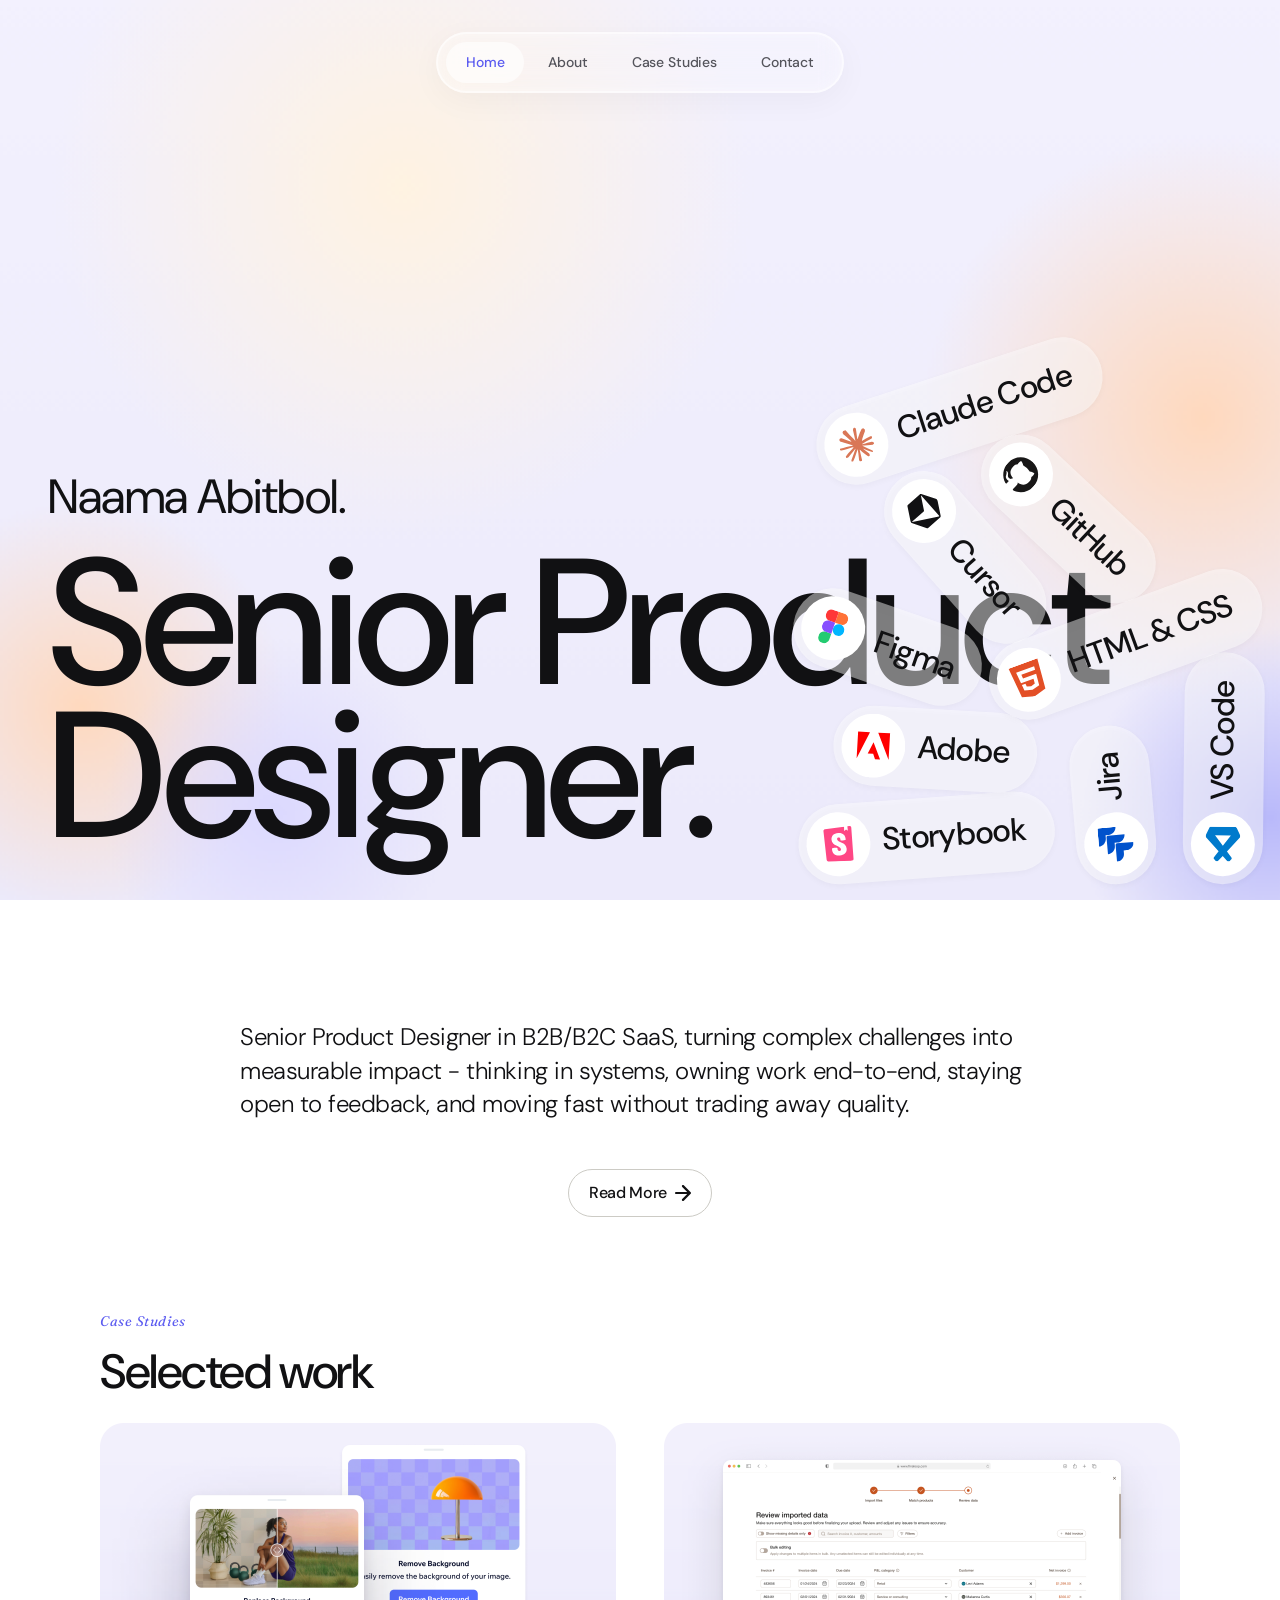
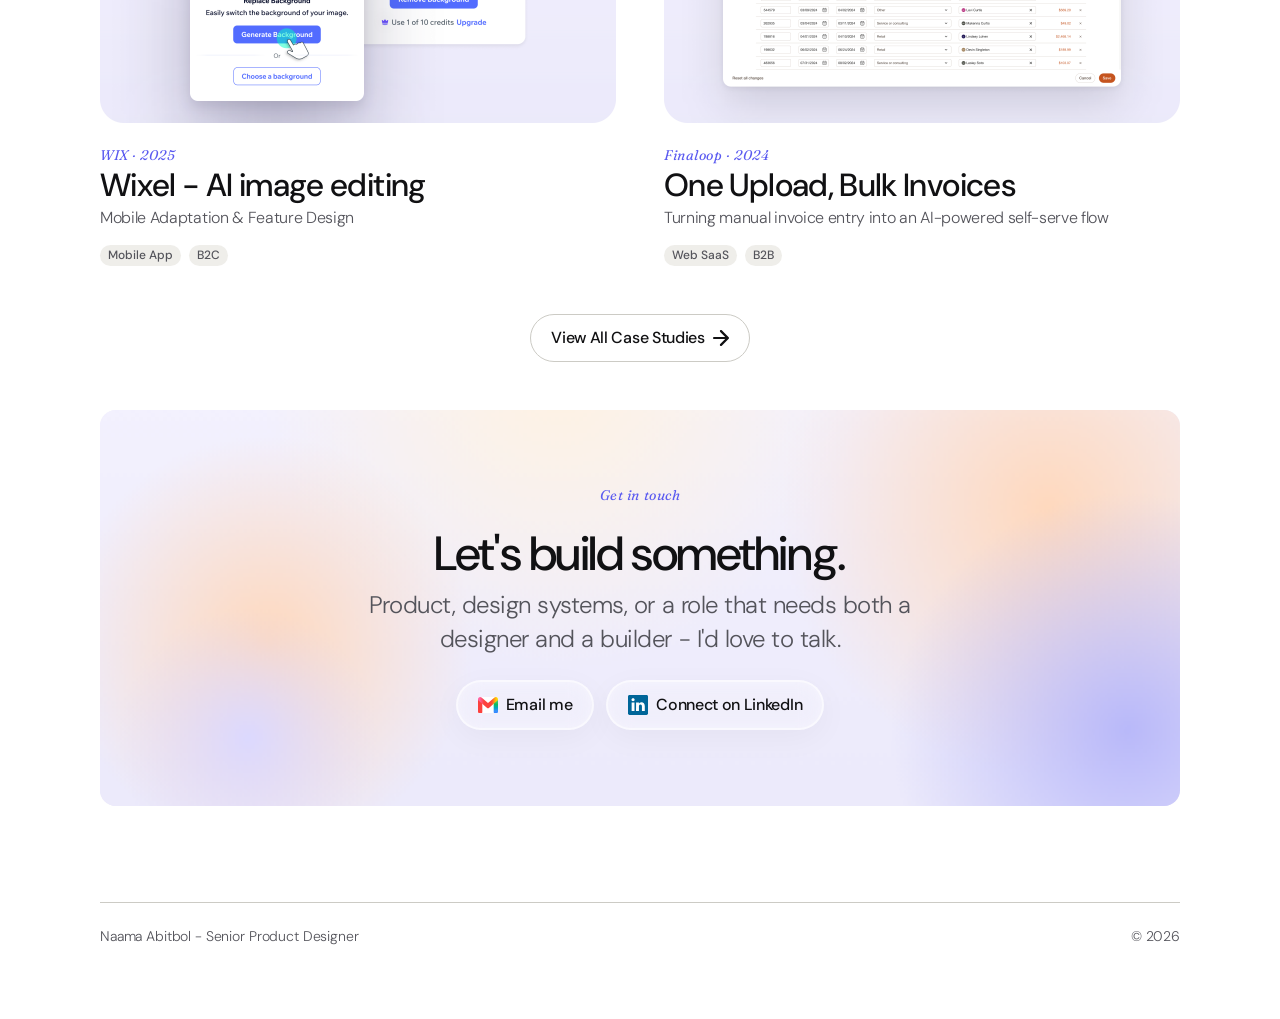
<file: index.html>
<!DOCTYPE html>
<html lang="en">
<head>
  <meta charset="UTF-8" />
  <meta name="viewport" content="width=device-width, initial-scale=1.0" />
  <title>Naama Abitbol - Senior Product Designer</title>
  <link rel="preconnect" href="https://fonts.googleapis.com" />
  <link rel="preconnect" href="https://fonts.gstatic.com" crossorigin />
  <link rel="stylesheet" href="https://fonts.googleapis.com/css2?family=DM+Sans:ital,opsz,wght@0,9..40,300..700;1,9..40,300..700&display=swap" />
  <link rel="stylesheet" href="https://fonts.googleapis.com/css2?family=Fraunces:ital,opsz,SOFT,WONK@1,9..144,0,1&display=swap" />
  <link rel="stylesheet" href="css/tokens.css?v=8" />
  <link rel="stylesheet" href="css/site.css?v=32" />
  <link rel="stylesheet" href="css/components.css?v=7" />
  <link rel="stylesheet" href="css/mobile.css?v=59" />
</head>
<body>

  <div class="nav-wrap nav-overlay">
    <nav class="nav" aria-label="Main">
      <a href="index.html" class="active">Home</a>
      <a href="about.html">About</a>
      <a href="case-studies.html">Case Studies</a>
      <a href="index.html#contact" data-contact-link>Contact</a>
    </nav>
  </div>

  <!-- Hero -->
  <header class="hero">
    <div class="hero-glows" aria-hidden="true">
      <span class="glow glow-cream"></span>
      <span class="glow glow-peach"></span>
      <span class="glow glow-peach-2"></span>
      <span class="glow glow-lilac"></span>
      <span class="glow glow-periwinkle"></span>
    </div>
    <canvas id="hero-canvas" class="hero-canvas" aria-hidden="true"></canvas>

    <div class="hero-intro">
      <div class="hero-lines">
        <p class="h2 line-1">Naama Abitbol.</p>
        <h1 class="display line-2">Senior Product Designer.</h1>
      </div>
    </div>

    <canvas id="chips-canvas" class="chips-canvas" aria-hidden="true"></canvas>

    <!-- measured by the physics sim; visible fallback when motion is reduced -->
    <div class="chips-measure" aria-hidden="true">
      <span class="logo-chip"><span class="logo-circle"><img src="assets/home/chip-figma.svg" alt="" /></span><span class="chip-label">Figma</span></span>
      <span class="logo-chip"><span class="logo-circle"><img src="assets/home/chip-claude.svg" alt="" /></span><span class="chip-label">Claude Code</span></span>
      <span class="logo-chip"><span class="logo-circle"><img src="assets/home/chip-storybook.svg" alt="" /></span><span class="chip-label">Storybook</span></span>
      <span class="logo-chip"><span class="logo-plain"><img src="assets/home/chip-adobe.svg" alt="" /></span><span class="chip-label">Adobe</span></span>
      <span class="logo-chip"><span class="logo-circle"><img src="assets/home/chip-cursor.svg" alt="" /></span><span class="chip-label">Cursor</span></span>
      <span class="logo-chip"><span class="logo-circle"><img src="assets/home/chip-github.svg" alt="" /></span><span class="chip-label">GitHub</span></span>
      <span class="logo-chip"><span class="logo-circle"><img src="assets/home/chip-vscode.svg" alt="" /></span><span class="chip-label">VS Code</span></span>
      <span class="logo-chip"><span class="logo-circle"><img src="assets/home/chip-jira.svg" alt="" /></span><span class="chip-label">Jira</span></span>
      <span class="logo-chip"><span class="logo-circle"><img src="assets/home/chip-html.svg" alt="" /></span><span class="chip-label">HTML &amp; CSS</span></span>
    </div>

  </header>

  <!-- Selected Work -->
  <section class="selected-work">
    <div class="home-bio reveal">
      <p class="body-1">Senior Product Designer in B2B/B2C SaaS, turning complex challenges into measurable impact - thinking in systems, owning work end-to-end, staying open to feedback, and moving fast without trading away quality.</p>
      <a class="btn" href="about.html">Read More<span class="btn-icon arrow-nudge"><img src="assets/shared/icons/arrow-right-s.svg" alt="" /></span></a>
    </div>
    <div class="work-content">
      <div class="work-header reveal">
        <p class="label-serif">Case Studies</p>
        <h2 class="h2-med">Selected work</h2>
      </div>
      <div class="work-cards">
        <a class="project-card reveal" href="projects/wixel.html">
          <div class="cover"><img src="assets/home/cover-wixel.png?v=2" alt="Wixel - AI image editing" loading="lazy" style="width:100%;height:100%;object-fit:cover;display:block;" /></div>
          <div class="card-body">
            <div class="card-head">
              <p class="label-serif">WIX · 2025</p>
              <div class="card-title-row">
                <div class="text-block">
                    <h3 class="h3-med">Wixel - AI image editing</h3>
                    <p class="body-3 desc">Mobile Adaptation &amp; Feature Design</p>
                </div>
                <span class="card-arrow" aria-hidden="true"><img src="assets/shared/icons/arrow-right-16.svg" alt="" /></span>
              </div>
            </div>
            <div class="card-tags">
              <span class="tag-small">Mobile App</span>
              <span class="tag-small">B2C</span>
            </div>
          </div>
        </a>
        <a class="project-card reveal" href="projects/finaloop.html">
          <div class="cover"><img src="assets/home/cover-finaloop.png" alt="One Upload, Bulk Invoices" loading="lazy" style="width:100%;height:100%;object-fit:cover;display:block;" /></div>
          <div class="card-body">
            <div class="card-head">
              <p class="label-serif">Finaloop · 2024</p>
              <div class="card-title-row">
                <div class="text-block">
                    <h3 class="h3-med">One Upload, Bulk Invoices</h3>
                    <p class="body-3 desc">Turning manual invoice entry into an AI-powered self-serve flow</p>
                </div>
                <span class="card-arrow" aria-hidden="true"><img src="assets/shared/icons/arrow-right-16.svg" alt="" /></span>
              </div>
            </div>
            <div class="card-tags">
              <span class="tag-small">Web SaaS</span>
              <span class="tag-small">B2B</span>
            </div>
          </div>
        </a>
      </div>
      <a class="btn reveal" href="case-studies.html">View All Case Studies<span class="btn-icon arrow-nudge"><img src="assets/shared/icons/arrow-right-s.svg" alt="" /></span></a>
    </div>
  </section>

  <!-- Contact -->
  <section class="contact-anchor" id="contact">
    <div class="contact-section">
      <div class="contact-content">
        <p class="label-serif">Get in touch</p>
        <div class="contact-body">
          <h2 class="h2-med">Let's build something.</h2>
          <p class="body-1 sub">Product, design systems, or a role that needs both a designer and a builder - I'd love to talk.</p>
        </div>
        <div class="contact-actions">
          <a class="btn btn-plain" href="mailto:naamaabut@gmail.com"><span class="btn-icon-20"><img src="assets/shared/icons/logo-gmail.svg?v=2" alt="" /></span>Email me</a>
          <a class="btn btn-plain" href="https://www.linkedin.com/in/naama-abitbol-475aa8166/" target="_blank" rel="noopener"><span class="btn-icon-20"><img src="assets/shared/icons/logo-linkedin.svg" alt="" /></span>Connect on LinkedIn</a>
        </div>
      </div>
    </div>
  </section>

  <!-- Footer -->
  <div class="footer-margin" style="max-width: 1080px; padding-top: var(--xxl);">
    <footer class="footer">
      <div class="footer-inner">
        <p>Naama Abitbol - Senior Product Designer</p>
        <p>© 2026</p>
      </div>
    </footer>
  </div>

  <script src="js/vendor/matter.min.js"></script>
  <script src="js/home-hero.js?v=13"></script>
  <script src="js/site.js?v=4"></script>
  <script src="js/fill-button.js"></script>
  <script src="js/contact-glow.js"></script>
</body>
</html>
</file>
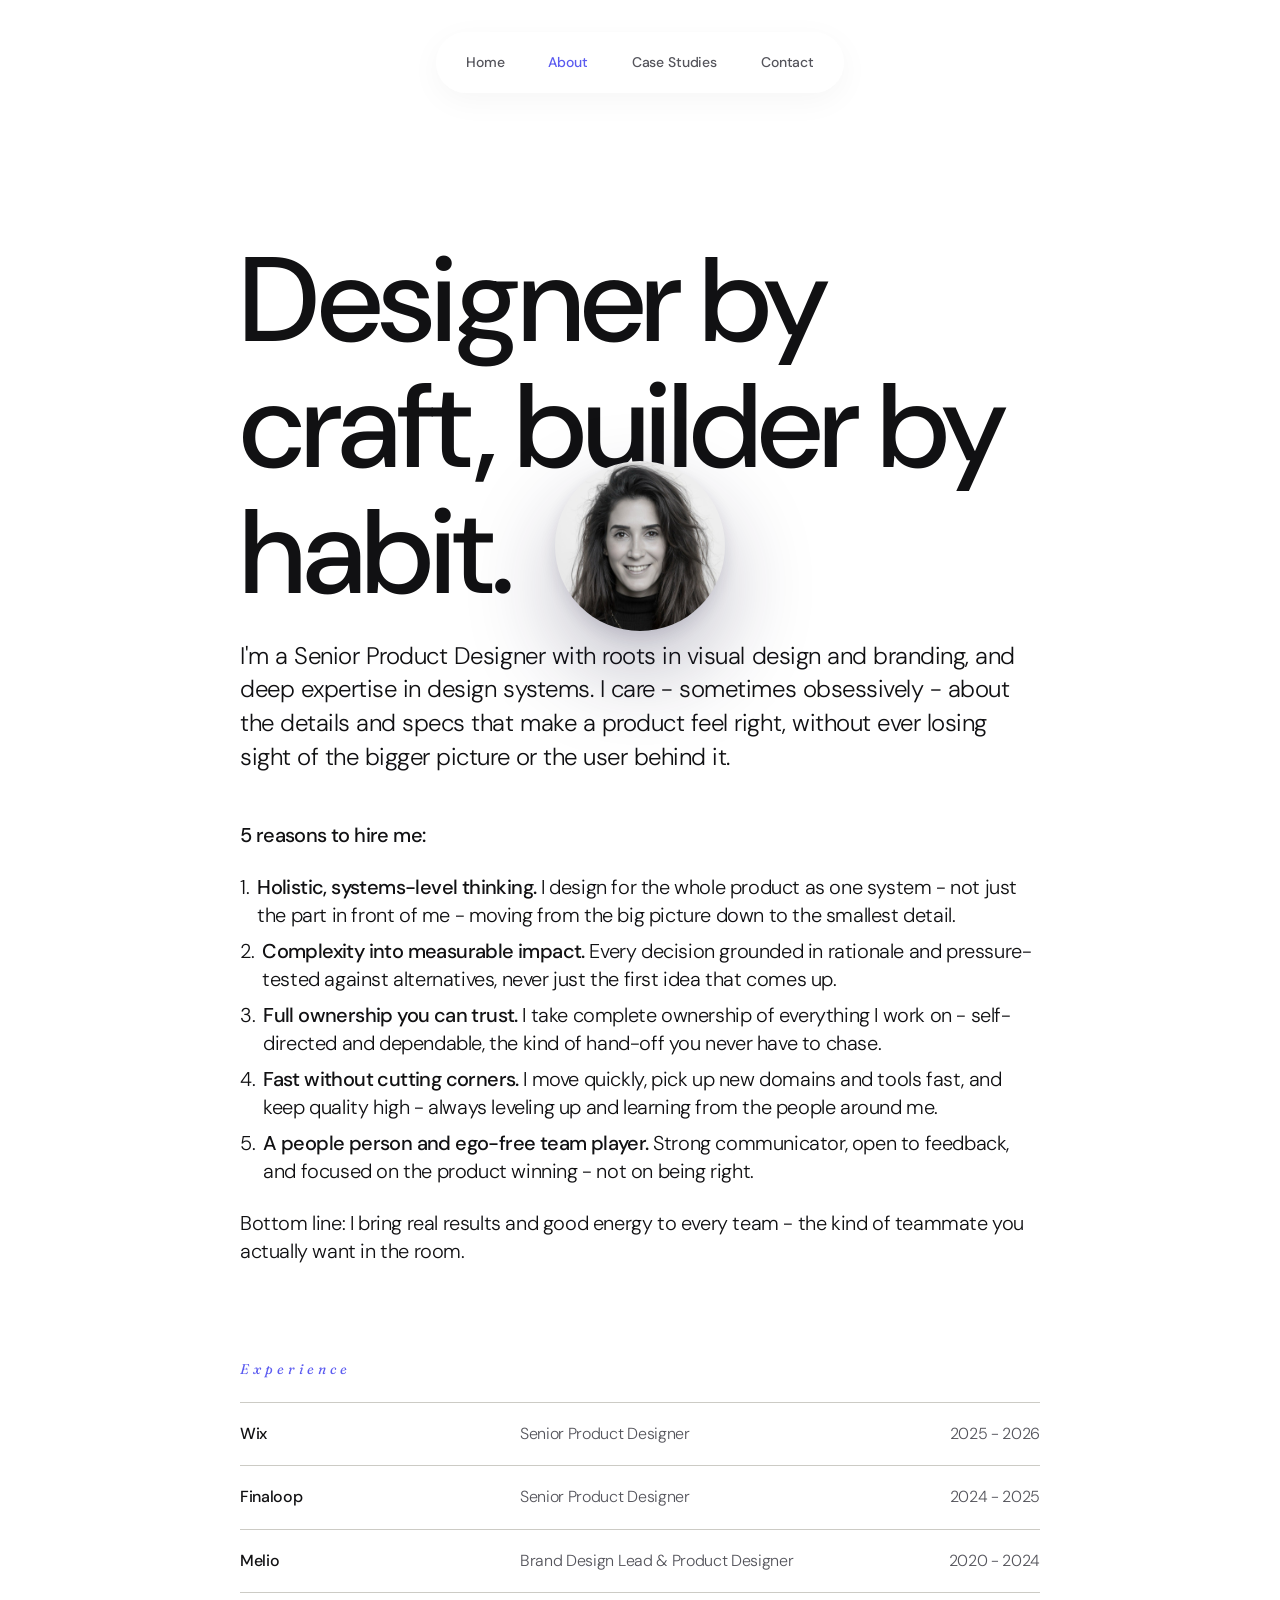
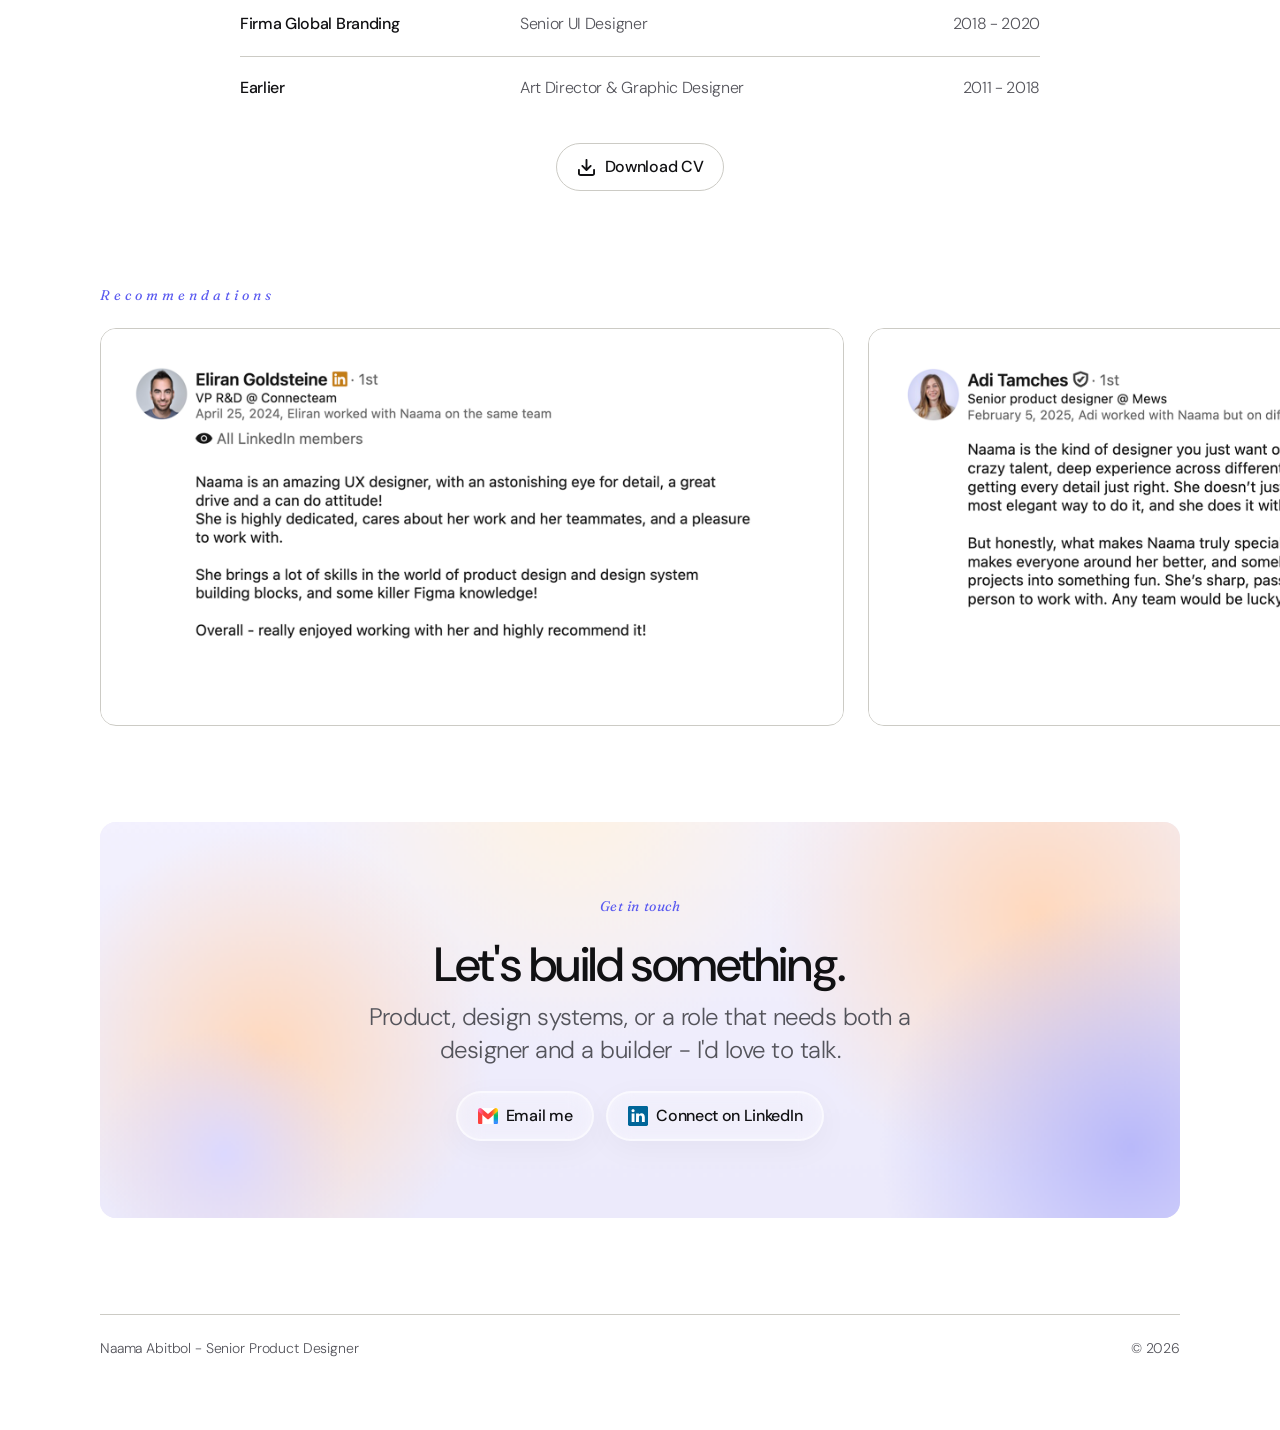
<file: about.html>
<!DOCTYPE html>
<html lang="en">
<head>
  <meta charset="UTF-8" />
  <meta name="viewport" content="width=device-width, initial-scale=1.0" />
  <title>About - Naama Abitbol</title>
  <link rel="preconnect" href="https://fonts.googleapis.com" />
  <link rel="preconnect" href="https://fonts.gstatic.com" crossorigin />
  <link rel="stylesheet" href="https://fonts.googleapis.com/css2?family=DM+Sans:ital,opsz,wght@0,9..40,300..700;1,9..40,300..700&display=swap" />
  <link rel="stylesheet" href="https://fonts.googleapis.com/css2?family=Fraunces:ital,opsz,SOFT,WONK@1,9..144,0,1&display=swap" />
  <link rel="stylesheet" href="css/tokens.css?v=8" />
  <link rel="stylesheet" href="css/site.css?v=31" />
  <link rel="stylesheet" href="css/components.css?v=7" />
  <link rel="stylesheet" href="css/mobile.css?v=59" />
</head>
<body>

  <div class="nav-wrap">
    <nav class="nav" aria-label="Main">
      <a href="index.html">Home</a>
      <a href="about.html" class="active">About</a>
      <a href="case-studies.html">Case Studies</a>
      <a href="about.html#contact" data-contact-link>Contact</a>
    </nav>
  </div>

  <!-- About intro -->
  <section class="about-intro">
    <div class="heading-block reveal">
      <h1 class="display-2">Designer by craft, builder by habit.</h1>
      <div class="about-portrait">
        <div class="about-portrait__drag">
          <div class="about-portrait__float">
            <img class="about-portrait__img" src="assets/about/portrait.jpg" alt="Naama Abitbol" draggable="false" />
          </div>
        </div>
      </div>
    </div>
    <p class="body-1 para reveal">I'm a Senior Product Designer with roots in visual design and branding, and deep expertise in design systems. I care - sometimes obsessively - about the details and specs that make a product feel right, without ever losing sight of the bigger picture or the user behind it.</p>
    <p class="body-2-med reveal" style="margin-top:var(--ml);">5 reasons to hire me:</p>
    <div class="numbered-list reveal">
      <div class="list-item">
        <p class="num">1.</p>
        <p class="text"><strong>Holistic, systems-level thinking.</strong> I design for the whole product as one system - not just the part in front of me - moving from the big picture down to the smallest detail.</p>
      </div>
      <div class="list-item">
        <p class="num">2.</p>
        <p class="text"><strong>Complexity into measurable impact.</strong> Every decision grounded in rationale and pressure-tested against alternatives, never just the first idea that comes up.</p>
      </div>
      <div class="list-item">
        <p class="num">3.</p>
        <p class="text"><strong>Full ownership you can trust.</strong> I take complete ownership of everything I work on - self-directed and dependable, the kind of hand-off you never have to chase.</p>
      </div>
      <div class="list-item">
        <p class="num">4.</p>
        <p class="text"><strong>Fast without cutting corners.</strong> I move quickly, pick up new domains and tools fast, and keep quality high - always leveling up and learning from the people around me.</p>
      </div>
      <div class="list-item">
        <p class="num">5.</p>
        <p class="text"><strong>A people person and ego-free team player.</strong> Strong communicator, open to feedback, and focused on the product winning - not on being right.</p>
      </div>
    </div>
    <p class="body-2 para reveal">Bottom line: I bring real results and good energy to every team - the kind of teammate you actually want in the room.</p>
  </section>

  <!-- Experience -->
  <section class="experience">
    <p class="label-serif reveal">Experience</p>
    <div class="exp-rows reveal">
      <div class="exp-row">
        <p class="company">Wix</p>
        <p class="role">Senior Product Designer</p>
        <p class="years">2025 - 2026</p>
      </div>
      <div class="exp-row">
        <p class="company">Finaloop</p>
        <p class="role">Senior Product Designer</p>
        <p class="years">2024 - 2025</p>
      </div>
      <div class="exp-row">
        <p class="company">Melio</p>
        <p class="role">Brand Design Lead &amp; Product Designer</p>
        <p class="years">2020 - 2024</p>
      </div>
      <div class="exp-row">
        <p class="company">Firma Global Branding</p>
        <p class="role">Senior UI Designer</p>
        <p class="years">2018 - 2020</p>
      </div>
      <div class="exp-row">
        <p class="company">Earlier</p>
        <p class="role">Art Director &amp; Graphic Designer</p>
        <p class="years">2011 - 2018</p>
      </div>
    </div>
    <a class="btn reveal" href="assets/about/Naama Abitbol_CV.pdf" download="Naama Abitbol_CV.pdf"><span class="btn-icon-20"><img src="assets/shared/icons/download-20.svg" alt="" style="width:16.9px;height:16.9px;" /></span>Download CV</a>
  </section>

  <!-- Recommendations -->
  <section class="recs">
    <p class="label-serif reveal">Recommendations</p>
    <div class="reviews reveal">
      <div class="review"><img src="assets/about/Container-1.png" alt="Recommendation 1" loading="lazy" /></div>
      <div class="review"><img src="assets/about/Container-2.png" alt="Recommendation 2" loading="lazy" /></div>
      <div class="review"><img src="assets/about/Container-3.png" alt="Recommendation 3" loading="lazy" /></div>
      <div class="review"><img src="assets/about/Container-4.png" alt="Recommendation 4" loading="lazy" /></div>
      <div class="review"><img src="assets/about/Container.png" alt="Recommendation 5" loading="lazy" /></div>
    </div>
  </section>

  <!-- Contact -->
  <section class="contact-anchor" id="contact">
    <div class="contact-section">
      <div class="contact-content">
        <p class="label-serif">Get in touch</p>
        <div class="contact-body">
          <h2 class="h2-med">Let's build something.</h2>
          <p class="body-1 sub">Product, design systems, or a role that needs both a designer and a builder - I'd love to talk.</p>
        </div>
        <div class="contact-actions">
          <a class="btn btn-plain" href="mailto:naamaabut@gmail.com"><span class="btn-icon-20"><img src="assets/shared/icons/logo-gmail.svg?v=2" alt="" /></span>Email me</a>
          <a class="btn btn-plain" href="https://www.linkedin.com/in/naama-abitbol-475aa8166/" target="_blank" rel="noopener"><span class="btn-icon-20"><img src="assets/shared/icons/logo-linkedin.svg" alt="" /></span>Connect on LinkedIn</a>
        </div>
      </div>
    </div>
  </section>

  <!-- Footer -->
  <div class="footer-margin" style="max-width: 1080px; padding-top: var(--xxl);">
    <footer class="footer">
      <div class="footer-inner">
        <p>Naama Abitbol - Senior Product Designer</p>
        <p>© 2026</p>
      </div>
    </footer>
  </div>

  <script src="js/site.js?v=4"></script>
  <script src="js/fill-button.js"></script>
  <script src="js/contact-glow.js"></script>
  <script src="js/carousel-dots.js"></script>
  <script src="js/portrait-drag.js"></script>
</body>
</html>
</file>
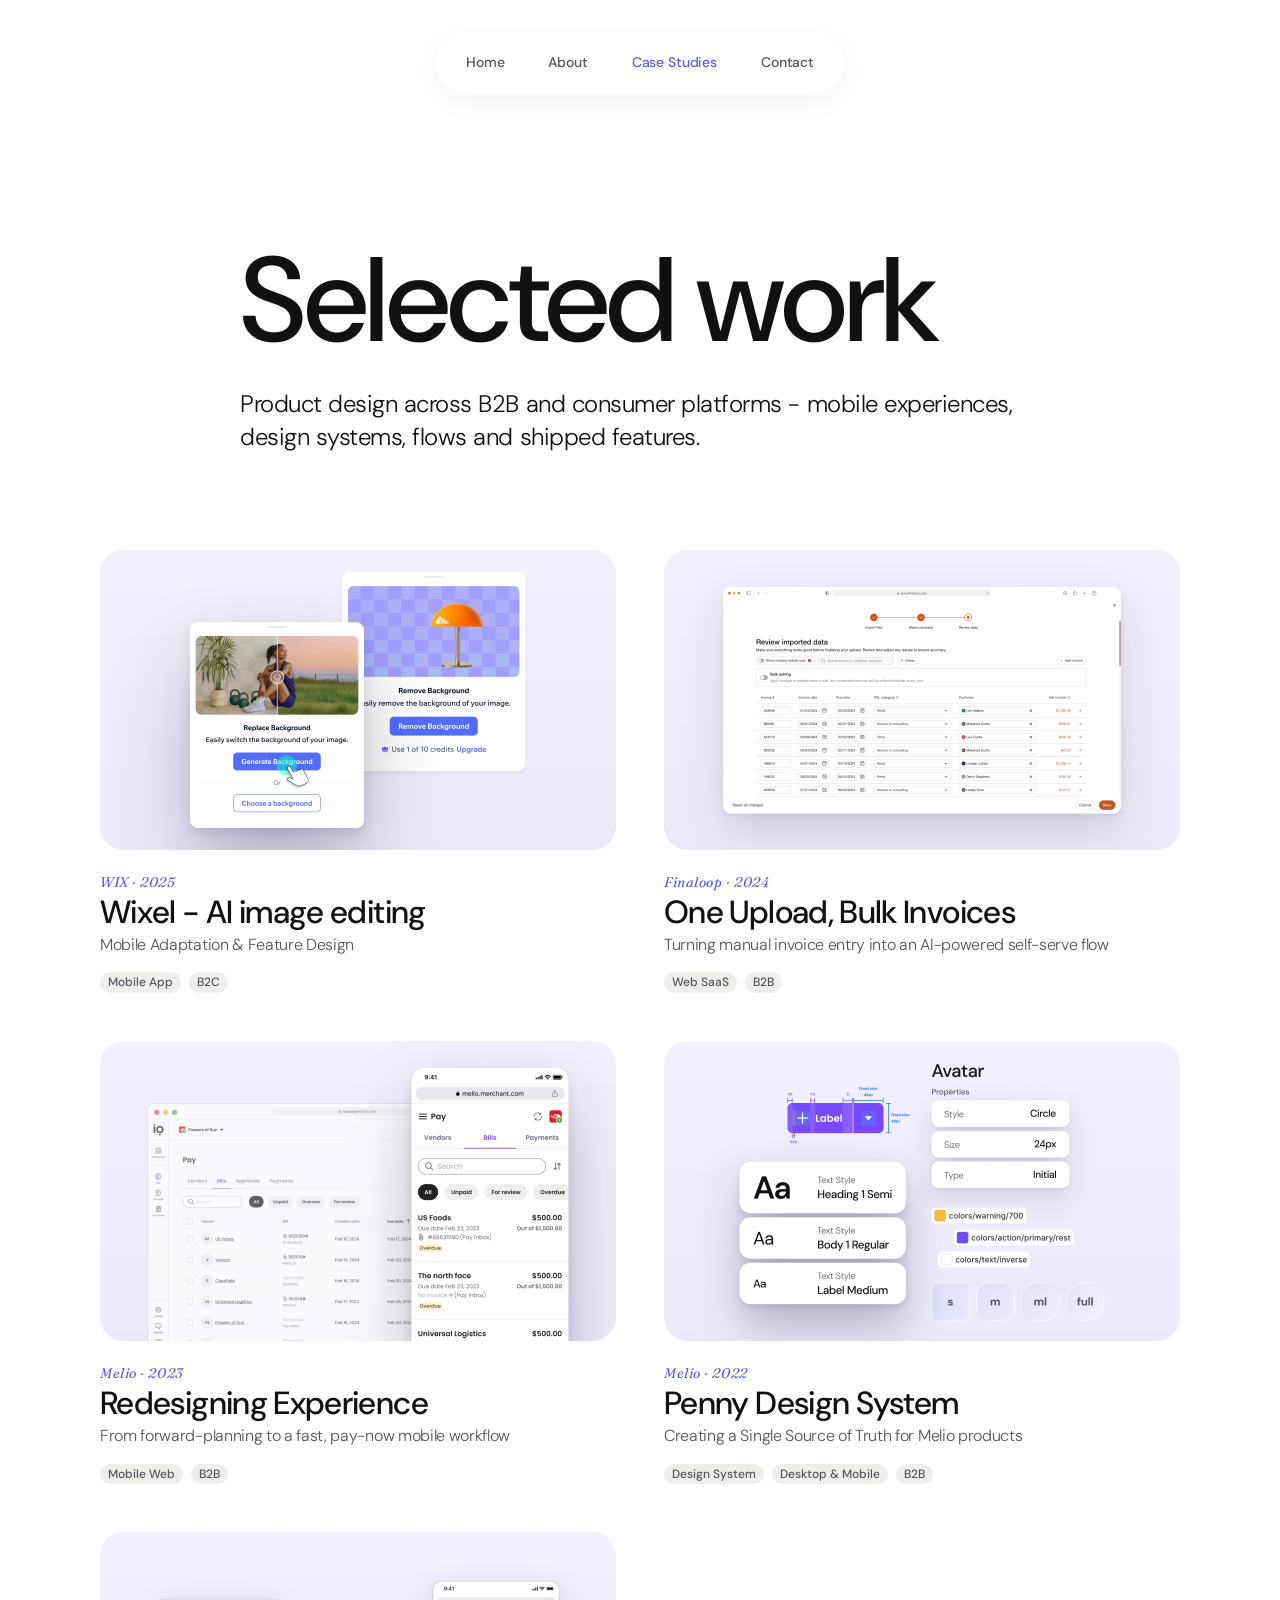
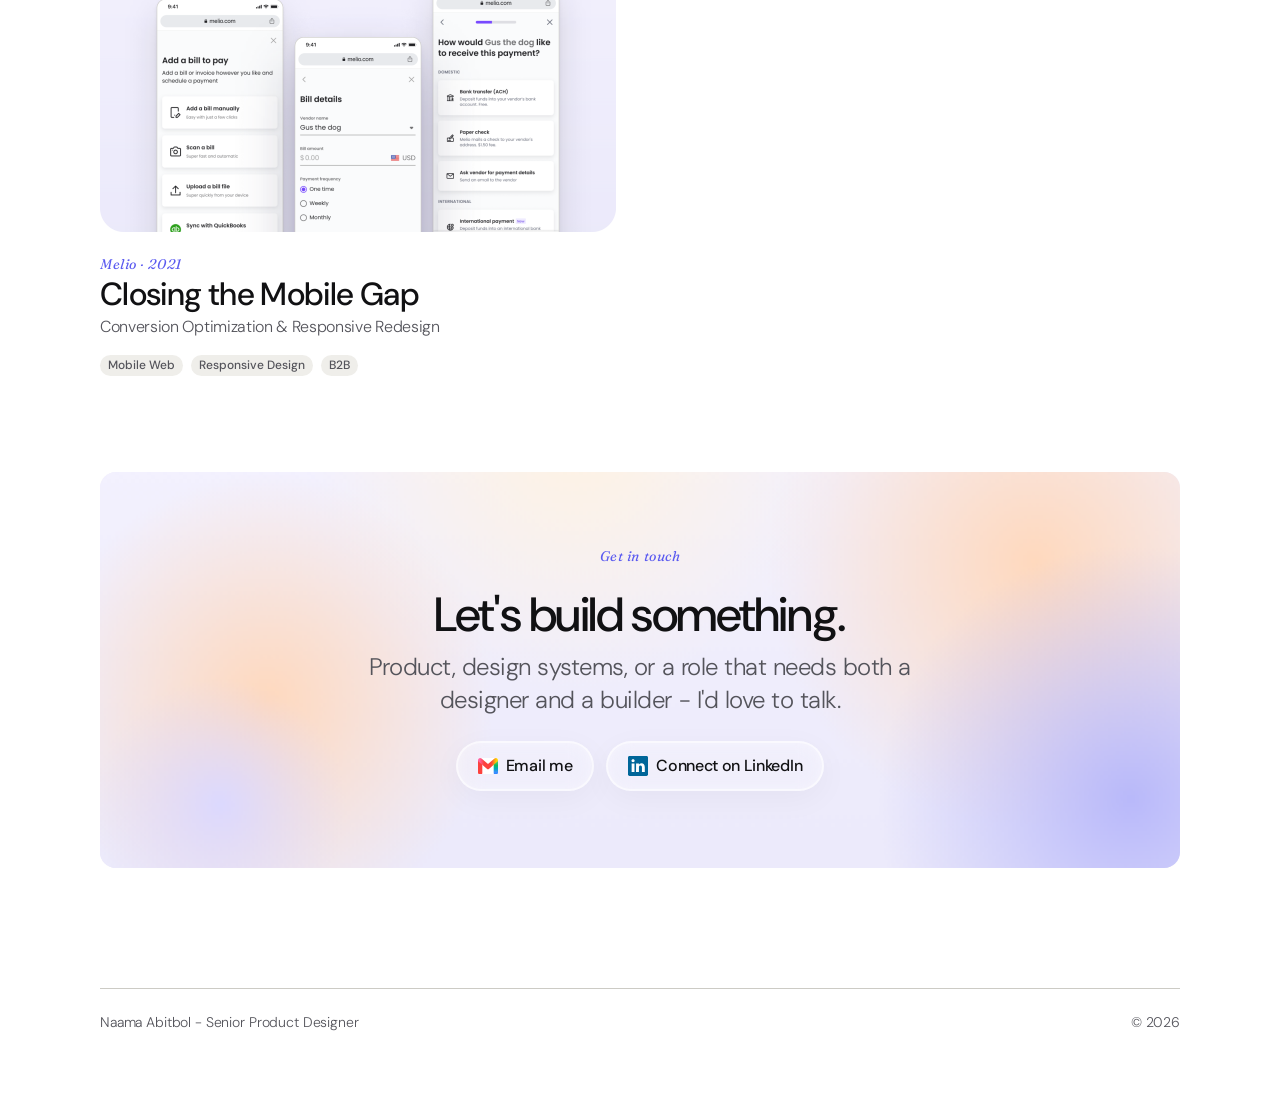
<file: case-studies.html>
<!DOCTYPE html>
<html lang="en">
<head>
  <meta charset="UTF-8" />
  <meta name="viewport" content="width=device-width, initial-scale=1.0" />
  <title>Case Studies - Naama Abitbol</title>
  <link rel="preconnect" href="https://fonts.googleapis.com" />
  <link rel="preconnect" href="https://fonts.gstatic.com" crossorigin />
  <link rel="stylesheet" href="https://fonts.googleapis.com/css2?family=DM+Sans:ital,opsz,wght@0,9..40,300..700;1,9..40,300..700&display=swap" />
  <link rel="stylesheet" href="https://fonts.googleapis.com/css2?family=Fraunces:ital,opsz,SOFT,WONK@1,9..144,0,1&display=swap" />
  <link rel="stylesheet" href="css/tokens.css?v=8" />
  <link rel="stylesheet" href="css/site.css?v=31" />
  <link rel="stylesheet" href="css/components.css?v=7" />
  <link rel="stylesheet" href="css/mobile.css?v=59" />
</head>
<body>

  <div class="nav-wrap">
    <nav class="nav" aria-label="Main">
      <a href="index.html">Home</a>
      <a href="about.html">About</a>
      <a href="case-studies.html" class="active">Case Studies</a>
      <a href="case-studies.html#contact" data-contact-link>Contact</a>
    </nav>
  </div>

  <!-- Header -->
  <section class="cs-header">
    <div class="heading-block reveal">
      <h1 class="display-2">Selected work</h1>
    </div>
    <p class="body-1 sub reveal">Product design across B2B and consumer platforms - mobile experiences, design systems, flows and shipped features.</p>
  </section>

  <!-- Grid -->
  <section class="cs-grid">
    <div class="cs-row">
      <a class="project-card reveal" href="projects/wixel.html">
        <div class="cover"><img src="assets/home/cover-wixel.png?v=2" alt="Wixel - AI image editing" loading="lazy" style="width:100%;height:100%;object-fit:cover;display:block;" /></div>
        <div class="card-body">
          <div class="card-head">
            <p class="label-serif">WIX · 2025</p>
            <div class="card-title-row">
              <div class="text-block">
                  <h3 class="h3-med">Wixel - AI image editing</h3>
                  <p class="body-3 desc">Mobile Adaptation &amp; Feature Design</p>
              </div>
              <span class="card-arrow" aria-hidden="true"><img src="assets/shared/icons/arrow-right-16.svg" alt="" /></span>
            </div>
          </div>
          <div class="card-tags"><span class="tag-small">Mobile App</span><span class="tag-small">B2C</span></div>
        </div>
      </a>
      <a class="project-card reveal" href="projects/finaloop.html">
        <div class="cover"><img src="assets/home/cover-finaloop.png" alt="One Upload, Bulk Invoices" loading="lazy" style="width:100%;height:100%;object-fit:cover;display:block;" /></div>
        <div class="card-body">
          <div class="card-head">
            <p class="label-serif">Finaloop · 2024</p>
            <div class="card-title-row">
              <div class="text-block">
                  <h3 class="h3-med">One Upload, Bulk Invoices</h3>
                  <p class="body-3 desc">Turning manual invoice entry into an AI-powered self-serve flow</p>
              </div>
              <span class="card-arrow" aria-hidden="true"><img src="assets/shared/icons/arrow-right-16.svg" alt="" /></span>
            </div>
          </div>
          <div class="card-tags"><span class="tag-small">Web SaaS</span><span class="tag-small">B2B</span></div>
        </div>
      </a>
    </div>
    <div class="cs-row">
      <a class="project-card reveal" href="projects/melio-redesign.html">
        <div class="cover"><img src="assets/home/cover-melio-redesign.png" alt="Redesigning Experience" loading="lazy" style="width:100%;height:100%;object-fit:cover;display:block;" /></div>
        <div class="card-body">
          <div class="card-head">
            <p class="label-serif">Melio · 2023</p>
            <div class="card-title-row">
              <div class="text-block">
                  <h3 class="h3-med">Redesigning Experience</h3>
                  <p class="body-3 desc">From forward-planning to a fast, pay-now mobile workflow</p>
              </div>
              <span class="card-arrow" aria-hidden="true"><img src="assets/shared/icons/arrow-right-16.svg" alt="" /></span>
            </div>
          </div>
          <div class="card-tags"><span class="tag-small">Mobile Web</span><span class="tag-small">B2B</span></div>
        </div>
      </a>
      <a class="project-card reveal" href="projects/penny.html">
        <div class="cover"><img src="assets/home/cover-penny.png" alt="Penny Design System" loading="lazy" style="width:100%;height:100%;object-fit:cover;display:block;" /></div>
        <div class="card-body">
          <div class="card-head">
            <p class="label-serif">Melio · 2022</p>
            <div class="card-title-row">
              <div class="text-block">
                  <h3 class="h3-med">Penny Design System</h3>
                  <p class="body-3 desc">Creating a Single Source of Truth for Melio products</p>
              </div>
              <span class="card-arrow" aria-hidden="true"><img src="assets/shared/icons/arrow-right-16.svg" alt="" /></span>
            </div>
          </div>
          <div class="card-tags"><span class="tag-small">Design System</span><span class="tag-small">Desktop &amp; Mobile</span><span class="tag-small">B2B</span></div>
        </div>
      </a>
    </div>
    <div class="cs-row single">
      <a class="project-card reveal" href="projects/melio-optimization.html">
        <div class="cover"><img src="assets/home/cover-melio-opt.png" alt="Closing the Mobile Gap" loading="lazy" style="width:100%;height:100%;object-fit:cover;display:block;" /></div>
        <div class="card-body">
          <div class="card-head">
            <p class="label-serif">Melio · 2021</p>
            <div class="card-title-row">
              <div class="text-block">
                  <h3 class="h3-med">Closing the Mobile Gap</h3>
                  <p class="body-3 desc">Conversion Optimization &amp; Responsive Redesign</p>
              </div>
              <span class="card-arrow" aria-hidden="true"><img src="assets/shared/icons/arrow-right-16.svg" alt="" /></span>
            </div>
          </div>
          <div class="card-tags"><span class="tag-small">Mobile Web</span><span class="tag-small">Responsive Design</span><span class="tag-small">B2B</span></div>
        </div>
      </a>
    </div>
  </section>

  <!-- Contact -->
  <section class="contact-anchor" id="contact">
    <div class="contact-section">
      <div class="contact-content">
        <p class="label-serif">Get in touch</p>
        <div class="contact-body">
          <h2 class="h2-med">Let's build something.</h2>
          <p class="body-1 sub">Product, design systems, or a role that needs both a designer and a builder - I'd love to talk.</p>
        </div>
        <div class="contact-actions">
          <a class="btn btn-plain" href="mailto:naamaabut@gmail.com"><span class="btn-icon-20"><img src="assets/shared/icons/logo-gmail.svg?v=2" alt="" /></span>Email me</a>
          <a class="btn btn-plain" href="https://www.linkedin.com/in/naama-abitbol-475aa8166/" target="_blank" rel="noopener"><span class="btn-icon-20"><img src="assets/shared/icons/logo-linkedin.svg" alt="" /></span>Connect on LinkedIn</a>
        </div>
      </div>
    </div>
  </section>

  <!-- Footer -->
  <div class="footer-margin" style="max-width: 1080px;">
    <footer class="footer">
      <div class="footer-inner">
        <p>Naama Abitbol - Senior Product Designer</p>
        <p>© 2026</p>
      </div>
    </footer>
  </div>

  <script src="js/site.js?v=4"></script>
  <script src="js/fill-button.js"></script>
  <script src="js/contact-glow.js"></script>
</body>
</html>
</file>
<file: css/tokens.css>
/* ============================================================
   Portfolio 2026 — tokens.css
   1:1 mirror of the Figma file variables (Portfolio-2026,
   hWWzCSASzzsT63rYOD2FqD). Single source of truth — every
   value below traces to a named Figma variable or text style.
   Do not restyle by hand; sync from Figma.
   ============================================================ */

:root {
  /* color */
  --accent: #5B5BF0;          /* accent */
  --ink: #111113;             /* ink */
  --body: #54545B;            /* body */
  --card: #F5F4F1;            /* card */
  --chip: #EFEEEA;            /* chip (Tag Small 329:1299) */
  --line: #CCCBC5;            /* line */
  --pill: #FFFFFF;            /* pill */
  --ground: #FFFFFF;          /* ground */
  --white: #FFFFFF;           /* Basic/White */
  --primary-500: #7547FF;     /* Primary/Primary 500 (Penny DS) */
  --alpha-10: rgba(255, 255, 255, 0.10);  /* Alpha/10% */
  --alpha-25: rgba(255, 255, 255, 0.25);  /* Alpha/25% */
  --alpha-45: rgba(255, 255, 255, 0.45);  /* Alpha/45% */
  --alpha-60: rgba(255, 255, 255, 0.60);  /* Alpha/60% */
  /* glass pills (Navigation 108:1008, Button/Glass 180:1785): inner white rim from top-left + soft inner shade */
  --glass-glow: inset 10px 10px 20px -6px rgba(255, 255, 255, 0.95), inset 30px 30px 60px -10px rgba(255, 255, 255, 0.55), inset -4px -8px 16px -6px rgba(17, 17, 19, 0.06);
  /* frosted-glass recipe: crisp inner highlight + backdrop blur (nav + glass buttons) */
  --glass-bg: rgba(255, 255, 255, 0.20);
  --glass-border-color: rgba(255, 255, 255, 0.60);
  --glass-shadow: inset 0 0 12px rgba(255, 255, 255, 0.3), 0 8px 32px rgba(0, 0, 0, 0.04);
  --glass-blur: blur(12px);

  /* spacing */
  --3xs: 2px;
  --xxs: 4px;
  --xs: 8px;
  --s: 12px;
  --sm: 16px;
  --m: 20px;
  --ml: 24px;
  --l: 32px;
  --xl: 40px;
  --xxl: 48px;
  --max: 72px;

  /* radius */
  --radius-xxs: 4px;
  --radius-xs: 8px;
  --radius-s: 12px;
  --radius-sm: 16px;
  --radius-md: 20px;
  --radius-lg: 24px;
  --radius-xl: 32px;
  --radius-full: 999px;

  /* effects */
  --shadow-card: 0 1px 2px rgba(17, 17, 19, 0.04), 0 12px 40px rgba(17, 17, 19, 0.06);   /* Shadow/Card */
  --shadow-float: 0 6px 16px rgba(30, 25, 60, 0.12), 0 40px 90px rgba(30, 25, 60, 0.28); /* Shadow/Float */
  --shadow-shot: 0 2px 6px rgba(17, 17, 19, 0.08), 0 18px 50px rgba(17, 17, 19, 0.14);   /* Shadow/Shot */
  --shadow-nav: 0 2px 6px rgba(17, 17, 19, 0.08);

  /* hero / contact gradient fills */
  --grad-top: #f3f1fe;
  --grad-bottom: #eceafb;
}

/* ---------- Type ramp (Desktop/*) ---------- */
.display   { font-size: 240px; font-weight: 500; line-height: 0.85; letter-spacing: -0.03em; } /* Desktop/Display */
.display-2 { font-size: 120px; font-weight: 500; line-height: 1.05; letter-spacing: -0.02em; } /* Desktop/Display 2 (Display/XL) */
.h1        { font-size: 76px;  font-weight: 500; line-height: 1.05; letter-spacing: -0.03em; } /* Desktop/Heading/H1 */
.h2        { font-size: 48px;  font-weight: 400; line-height: 1.1;  letter-spacing: -0.01em; } /* Desktop/Heading/H2 */
.h2-med    { font-size: 48px;  font-weight: 500; line-height: 1.1;  letter-spacing: -0.03em; } /* Desktop/Heading/H2 Medium */
.h3        { font-size: 32px;  font-weight: 400; line-height: 1.1;  letter-spacing: -0.02em; } /* Desktop/Heading/H3 */
.h3-med    { font-size: 32px;  font-weight: 500; line-height: 1.1;  letter-spacing: -0.02em; } /* Desktop/Heading/H3 · Medium */
.number    { font-size: 56px;  font-weight: 500; line-height: 1.2;  letter-spacing: -0.03em; } /* Desktop/Number */
.body-1    { font-size: 24px;  font-weight: 300; line-height: 1.4;  letter-spacing: -0.02em; } /* Desktop/Body/Body 1 */
.body-2    { font-size: 20px;  font-weight: 300; line-height: 1.4;  letter-spacing: -0.02em; } /* Desktop/Body/Body 2 */
.body-2-med{ font-size: 20px;  font-weight: 500; line-height: 1.4;  letter-spacing: -0.03em; } /* Desktop/Body/Body 2 Medium */
.body-2-italic { font-size: 20px; font-weight: 300; font-style: italic; line-height: 1.4; letter-spacing: -0.02em; } /* Desktop/Body/Body 2 Italic */
.body-3    { font-size: 16px;  font-weight: 300; line-height: 1.4;  letter-spacing: -0.02em; } /* Desktop/Body/Body 3 */
.body-3-med{ font-size: 16px;  font-weight: 500; line-height: 1.4;  letter-spacing: -0.02em; } /* Desktop/Body/Body 3 Medium */
.label-med { font-size: 14px;  font-weight: 500; line-height: 1.2;  letter-spacing: -0.01em; } /* Desktop/Label/Medium */
.label-reg { font-size: 14px;  font-weight: 300; line-height: 1.4;  letter-spacing: -0.01em; } /* Desktop/Label/Regular */
.caption   { font-size: 12px;  font-weight: 400; line-height: 1.4;  letter-spacing: 0; }       /* Desktop/Label/Caption */
.caption-med { font-size: 12px; font-weight: 500; line-height: 1.4; letter-spacing: 0; }       /* Desktop/Label/Caption Medium */
.label-serif {                                                                                  /* Desktop/Label/Serif */
  font-family: "Fraunces", serif;
  font-style: italic;
  font-size: 14px;
  font-weight: 400;
  line-height: 1.2;
  letter-spacing: 0.04em;
  color: var(--accent);
  font-variation-settings: "SOFT" 0, "WONK" 1;
}
</file>
<file: css/site.css>
/* ============================================================
   Portfolio 2026 — site.css
   Layout + shared components. Tokens and the type ramp live in
   tokens.css (1:1 from the Figma variables) — link it first.
   ============================================================ */

/* ---------- Base ---------- */
*, *::before, *::after { box-sizing: border-box; }

html { scroll-behavior: smooth; }

body {
  margin: 0;
  background: var(--ground);
  color: var(--ink);
  font-family: "DM Sans", -apple-system, sans-serif;
  font-optical-sizing: auto;
  -webkit-font-smoothing: antialiased;
  text-rendering: optimizeLegibility;
}

img { display: block; max-width: 100%; }
figure, figcaption { margin: 0; padding: 0; }
p { margin: 0; }
h1, h2, h3, h4 { margin: 0; font-weight: inherit; }
a { color: inherit; text-decoration: none; }
button { font: inherit; border: 0; background: none; padding: 0; cursor: pointer; color: inherit; }

/* ---------- Navigation pill ---------- */
.nav-wrap {
  position: sticky;
  top: 0;
  z-index: 100;
  display: flex;
  justify-content: center;
  align-items: flex-start; /* nav keeps its natural height even in the 0-height overlay variant */
  padding: 32px 0 24px;
  pointer-events: none;
}
.nav-wrap .nav { pointer-events: auto; }
/* overlay variant (Home): fixed so it takes zero flow space — the hero stays full-fold behind it */
.nav-wrap.nav-overlay { position: fixed; top: 0; left: 0; right: 0; height: auto; padding: 32px 0 0; overflow: visible; }
.nav {
  display: flex;
  align-items: center;
  gap: var(--xxs);
  padding: var(--xs);
  background: var(--glass-bg);
  border: 2px solid var(--glass-border-color);
  border-radius: var(--radius-full);
  box-shadow: var(--glass-shadow);
  backdrop-filter: var(--glass-blur);
  -webkit-backdrop-filter: var(--glass-blur);
}
/* .nav a states live in components.css (.Tabs 105:1587) */

/* Buttons + LinkButton live in components.css (180:1618, 178:959) */

/* ---------- Project Card ---------- */
/* Project Card — Figma 329:8184 (rest / hover / pressed) */
.project-card {
  flex: 1 1 0;
  min-width: 1px;
  display: flex;
  flex-direction: column;
}
.project-card:focus:not(:focus-visible) { outline: none; }
/* cover: rounded image; shadow lifts on hover, presses in on click */
.project-card .cover {
  height: 300px;
  border-radius: var(--radius-sm);
  background: linear-gradient(to bottom, var(--grad-top), var(--grad-bottom));
  overflow: hidden;
  transition: box-shadow 0.3s ease;
}
.project-card:hover .cover { box-shadow: 0 12px 40px rgba(17, 17, 19, 0.06), 0 1px 2px rgba(17, 17, 19, 0.04); }
.project-card:active .cover { box-shadow: 0 2px 4px rgba(17, 17, 19, 0.08); }
.project-card .cover img { width: 100%; height: 100%; object-fit: cover; transition: transform 0.5s cubic-bezier(0.2, 0.7, 0.2, 1); }
.project-card:hover .cover img { transform: scale(1.03); }
/* composed cover: project shot floating over the gradient */
.project-card .cover.cover-shot { position: relative; }
.project-card .cover.cover-shot img {
  position: absolute;
  left: 50%;
  top: 36px;
  transform: translateX(-50%);
  width: 78%;
  height: auto;
  border-radius: 12px;
  box-shadow: 0 24px 60px rgba(30, 25, 60, 0.22), 0 2px 6px rgba(30, 25, 60, 0.08);
  object-fit: initial;
}
.project-card:hover .cover.cover-shot img { transform: translateX(-50%) translateY(-6px); }
/* phone-style cover: tall portrait shots */
.project-card .cover.cover-shot.cover-phone img { width: 38%; }
/* body: no fill, top padding only */
.project-card .card-body {
  display: flex;
  flex-direction: column;
  align-items: flex-start;
  gap: var(--sm);
  padding-top: var(--ml);
}
.project-card .card-head { display: flex; flex-direction: column; align-items: flex-start; gap: var(--xxs); width: 100%; }
.project-card .card-title-row { display: flex; align-items: center; gap: 10px; width: 100%; }
.project-card .text-block { flex: 1 1 0; min-width: 1px; display: flex; flex-direction: column; align-items: flex-start; gap: var(--xxs); }
.project-card .card-body .desc { color: var(--body); }
/* arrow button: hidden at rest, fades in (bordered) on hover, dark-filled on press */
.project-card .card-arrow {
  flex: none;
  width: 40px; height: 40px;
  border-radius: var(--radius-full);
  display: grid; place-items: center;
  border: 1px solid var(--line);
  background: transparent;
  opacity: 0; transform: translateY(-2px);
  transition: opacity 0.25s ease, transform 0.25s ease, background-color 0.2s ease, border-color 0.2s ease;
}
.project-card .card-arrow img { width: 16px; height: 16px; transition: filter 0.2s ease; }
.project-card:hover .card-arrow { opacity: 1; transform: none; }
.project-card:active .card-arrow { background: var(--ink); border-color: var(--ink); }
.project-card:active .card-arrow img { filter: invert(1); }
.project-card .card-tags { display: flex; gap: var(--xs); align-items: center; flex-wrap: wrap; }

/* ---------- Contact section ---------- */
.contact-anchor {
  width: 100%;
  max-width: 1160px;
  margin: 0 auto;
  padding: var(--xxl) var(--xl);
}
.contact-section {
  position: relative;
  height: 396px;
  border-radius: var(--radius-sm);
  overflow: hidden;
  background:
    radial-gradient(closest-side at 38% -6%, rgba(255, 243, 226, 1), rgba(255, 243, 226, 0) 78%),
    radial-gradient(closest-side at 82% 28%, rgba(255, 217, 190, 0.9), rgba(255, 217, 190, 0) 75%),
    radial-gradient(closest-side at 12% 48%, rgba(255, 217, 190, 0.75), rgba(255, 217, 190, 0) 75%),
    radial-gradient(closest-side at 6% 84%, rgba(220, 217, 255, 0.9), rgba(220, 217, 255, 0) 78%),
    radial-gradient(closest-side at 90% 88%, rgba(185, 185, 250, 0.95), rgba(185, 185, 250, 0) 80%),
    linear-gradient(to bottom, var(--grad-top), var(--grad-bottom));
}
.contact-canvas { position: absolute; inset: 0; width: 100%; height: 100%; }
.contact-content {
  position: absolute;
  inset: 0;
  z-index: 1;
  display: flex;
  flex-direction: column;
  align-items: center;
  justify-content: center;
  gap: var(--ml);
  text-align: center;
}
.contact-content .contact-body {
  display: flex;
  flex-direction: column;
  gap: var(--xs);
  max-width: 560px;
}
.contact-content .sub { color: var(--body); }
.contact-actions { display: flex; gap: 12px; }

/* ---------- Footer ---------- */
.footer-margin { width: 100%; margin: 0 auto; padding-top: var(--max); }
/* Figma Footer 274:7895 — border + labels share the wrapper's 1080px box, no inner padding */
.footer {
  background: #fff;
  border-top: 1px solid var(--line);
  padding: var(--ml) 0 var(--max);
}
.footer-inner {
  display: flex;
  align-items: center;
  justify-content: space-between;
  padding: 0;
  font-size: 14px;
  font-weight: 300;
  line-height: 1.4;
  letter-spacing: -0.01em;
  color: var(--body);
}

/* ---------- Scroll reveal (micro) ---------- */
.reveal {
  opacity: 0;
  transform: translateY(24px);
  transition: opacity 0.7s ease, transform 0.7s cubic-bezier(0.2, 0.7, 0.2, 1);
}
.reveal.in { opacity: 1; transform: none; }

@media (prefers-reduced-motion: reduce) {
  .reveal { opacity: 1; transform: none; transition: none; }
  html { scroll-behavior: auto; }
}

/* ============================================================
   HOME
   ============================================================ */
.hero {
  position: relative;
  /* full fold at every viewport (svh = stable height under mobile browser chrome) */
  height: 100vh;
  height: 100svh;
  min-height: 480px;
  overflow: hidden;
  background: linear-gradient(to bottom, var(--grad-top), var(--grad-bottom));
}
.hero-canvas { position: absolute; inset: 0; width: 100%; height: 100%; }
/* CSS fallback glows if canvas JS fails; hidden once canvas is live */
.hero-glows { position: absolute; inset: 0; pointer-events: none; }
.hero.canvas-live .hero-glows { display: none; }
.hero-glows .glow { position: absolute; border-radius: 50%; filter: blur(60px); }
.glow-cream       { left: 12.5%; top: -25.7%; width: 62.5%; height: 91%;  background: rgba(255, 243, 226, 0.9); }
.glow-peach       { left: 52.8%; top: 5.7%;   width: 52.8%; height: 80%;  background: rgba(255, 217, 190, 0.8); }
.glow-peach-2     { left: -6.3%; top: 23.7%;  width: 52.8%; height: 80%;  background: rgba(255, 217, 190, 0.8); }
.glow-lilac       { left: -11.1%; top: 40%;   width: 47.2%; height: 85.7%; background: rgba(220, 217, 255, 0.9); }
.glow-periwinkle  { left: 68.1%; top: 60%;    width: 38.9%; height: 62.9%; background: rgba(185, 185, 250, 0.9); }


/* Hero copy sits in the bottom-left corner of the frame (Figma 482:2056):
   48px side margin, 48px off the floor, whatever the viewport height. */
.hero-intro {
  position: absolute;
  left: var(--xxl);
  bottom: var(--xxl);
  width: calc(100% - var(--xxl) * 2);
  display: flex;
  flex-direction: column;
  align-items: flex-start;
  text-align: left;
  z-index: 10;
  pointer-events: none;
}
.hero-lines {
  display: flex;
  flex-direction: column;
  gap: var(--ml);
  width: 100%;
}

/* hero header entrance (preserved animation language) */
.hero-intro .line-1,
.hero-intro .line-2 {
  opacity: 0;
  transform: translateY(28px);
  animation: hero-rise 0.9s cubic-bezier(0.16, 1, 0.3, 1) forwards;
}
.hero-intro .line-1 { animation-delay: 0.08s; }
.hero-intro .line-2 { animation-delay: 0.18s; }
@keyframes hero-rise {
  to { opacity: 1; transform: none; }
}

/* physics chips canvas sits above gradient, below nav */
.chips-canvas { position: absolute; inset: 0; width: 100%; height: 100%; z-index: 20; }
/* hidden DOM chips used for measurement / no-JS fallback */
.chips-measure {
  position: absolute;
  top: 0; left: 0;
  visibility: hidden;
  pointer-events: none;
  display: flex;
  flex-wrap: wrap;
  gap: var(--xs);
}
.logo-chip {
  display: inline-flex;
  align-items: center;
  gap: var(--s);
  padding: var(--xs) var(--ml) var(--xs) var(--xs);
  border-radius: var(--radius-full);
  background: rgba(255, 255, 255, 0.45);
  box-shadow: 0 2px 6px rgba(17, 17, 19, 0.08);
  white-space: nowrap;
}
.logo-chip .logo-circle {
  width: 64px; height: 64px;
  border-radius: 50%;
  background: #fff;
  display: grid;
  place-items: center;
  flex: none;
  overflow: hidden;
}
.logo-chip .logo-circle img { width: 34.9px; height: 34.9px; object-fit: contain; }
.logo-chip .logo-plain { width: 64px; height: 64px; flex: none; }
.logo-chip .logo-plain img { width: 100%; height: 100%; }
.logo-chip .chip-label {
  font-size: 32px;
  font-weight: 500;
  line-height: 1.1;
  letter-spacing: -0.02em;
  color: var(--ink);
}
/* reduced-motion fallback: chips shown as a static row at the hero base */
.chips-measure.chips-static {
  visibility: visible;
  top: auto;
  bottom: var(--ml);
  left: 50%;
  transform: translateX(-50%) scale(0.62);
  transform-origin: bottom center;
  width: 150%;
  justify-content: center;
  z-index: 20;
}

/* Selected work */
.selected-work {
  background: #fff;
  display: flex;
  flex-direction: column;
  align-items: center;
  gap: var(--xxl);
  padding: var(--max) 0 0;
}
.home-bio {
  max-width: 800px;
  width: 100%;
  padding: var(--xxl) 0;
  display: flex;
  flex-direction: column;
  align-items: center;
  gap: var(--xxl);
}
.home-bio p { color: var(--ink); text-align: left; width: 100%; } /* Figma 190:1072 */
.work-content {
  width: 100%;
  max-width: 1160px;
  padding: 0 var(--xl);
  display: flex;
  flex-direction: column;
  align-items: center;
  gap: var(--ml);
}
.work-content .btn { margin-top: var(--ml); }
.work-header {
  width: 100%;
  max-width: 1080px;
  display: flex;
  flex-direction: column;
  align-items: flex-start;
  gap: var(--sm);
}
.work-cards {
  width: 100%;
  max-width: 1080px;
  display: flex;
  align-items: stretch;
  gap: var(--xxl);
}

/* ============================================================
   ABOUT
   ============================================================ */
.about-intro {
  width: 100%;
  max-width: 800px;
  margin: 0 auto;
  padding: 120px 0 var(--xxl);
  display: flex;
  flex-direction: column;
  gap: var(--ml);
}
.about-intro .heading-block { position: relative; display: flex; flex-direction: column; gap: var(--sm); }

/* Portrait floating over the heading (Figma 272:19711): 170px circle centred
   at 400/328 of the 800×411 header, so it lands between "builder" and "habit".
   It idles with a gentle bob and stays wherever it's dragged (js/portrait-drag.js). */
.about-portrait {
  position: absolute;
  left: 39.4%;
  top: 59.2%;
  width: 21.25%;
  aspect-ratio: 1 / 1;
  z-index: 2;
  touch-action: none;
}
/* JS writes the drag transform here */
.about-portrait__drag { width: 100%; height: 100%; cursor: grab; will-change: transform; }
.about-portrait__drag.is-dragging { cursor: grabbing; }
/* idle bob, on its own layer so it never fights the drag transform */
.about-portrait__float {
  width: 100%;
  height: 100%;
  animation: about-portrait-float 6s ease-in-out infinite;
}
.about-portrait__drag.is-dragging .about-portrait__float { animation-play-state: paused; }
.about-portrait__img {
  width: 100%;
  height: 100%;
  border-radius: var(--radius-full);
  object-fit: cover;
  background: var(--white);
  box-shadow: var(--shadow-float);
  -webkit-user-select: none;
  user-select: none;
  -webkit-user-drag: none;
  pointer-events: none;
}
@keyframes about-portrait-float {
  0%   { transform: translateY(0) rotate(0deg); }
  50%  { transform: translateY(-12px) rotate(-1.5deg); }
  100% { transform: translateY(0) rotate(0deg); }
}
@media (prefers-reduced-motion: reduce) {
  .about-portrait__float { animation: none; }
}
.about-intro p.para { color: var(--ink); }
.about-intro .body-2-med { font-size: 20px; font-weight: 500; line-height: 1.4; letter-spacing: -0.03em; color: var(--ink); }

.numbered-list { display: flex; flex-direction: column; gap: var(--xs); }
.numbered-list .list-item { display: flex; gap: var(--xs); align-items: flex-start; }
.numbered-list .num { font-size: 20px; font-weight: 300; line-height: 1.4; letter-spacing: -0.02em; color: var(--ink); white-space: nowrap; }
.numbered-list .text { flex: 1; font-size: 20px; font-weight: 300; line-height: 1.4; letter-spacing: -0.02em; color: var(--ink); }
.numbered-list .text strong { font-weight: 500; letter-spacing: -0.03em; }

/* Recommendations strip */
.recs {
  width: 100%;
  max-width: 1160px;
  margin: 0 auto;
  padding: var(--xxl) var(--xl);
  display: flex;
  flex-direction: column;
  gap: var(--ml);
}
.recs .label-serif { letter-spacing: 4px; }
.reviews {
  background: transparent;
  display: flex;
  gap: var(--ml);
  overflow-x: auto;
  scroll-snap-type: x mandatory;
  scroll-padding: 0;
  -webkit-overflow-scrolling: touch;
  /* Full-bleed to the right: the strip starts at the content margin but runs
     off the right edge of the VIEWPORT, so the next card is cut by the screen
     edge, not by the container. (50% = half the centred container's content
     width, so 50% − 50vw is exactly the gap to the viewport edge.) */
  margin-right: calc(50% - 50vw);
  padding: 0 var(--xl) 0 0;   /* breathing room once scrolled to the last card */
}
.reviews::-webkit-scrollbar { height: 8px; }
.reviews::-webkit-scrollbar-thumb { background: var(--line); border-radius: 999px; }
.reviews .review {
  flex: none;
  width: 744px;
  max-width: 82vw;
  border: 1px solid var(--line);
  border-radius: var(--radius-sm);
  overflow: hidden;
  scroll-snap-align: start;
  background: #fff;
}
.reviews .review img { display: block; width: 100%; height: auto; }

.experience {
  width: 100%;
  max-width: 800px;
  margin: 0 auto;
  padding: var(--xxl) 0;
  display: flex;
  flex-direction: column;
  align-items: center;
  gap: var(--ml);
}
.experience .label-serif { width: 100%; letter-spacing: 4px; }
.exp-rows { width: 100%; }
.exp-row {
  display: flex;
  align-items: flex-start;
  padding: 20px 0;
  border-top: 1px solid var(--line);
  font-size: 16px;
  line-height: 1.4;
  letter-spacing: -0.02em;
  transition: background-color 0.25s ease;
}
.exp-row:hover { background: linear-gradient(to right, transparent, rgba(245, 244, 241, 0.8) 12%, rgba(245, 244, 241, 0.8) 88%, transparent); }
.exp-row .company { width: 280px; font-weight: 500; color: var(--ink); }
.exp-row .role { flex: 1; font-weight: 300; color: var(--body); }
.exp-row .years { width: 120px; text-align: right; font-weight: 300; color: var(--body); }

/* ============================================================
   CASE STUDIES
   ============================================================ */
.cs-header {
  width: 100%;
  max-width: 800px;
  margin: 0 auto;
  padding: 120px 0 var(--xxl);
  display: flex;
  flex-direction: column;
  gap: var(--ml);
}
.cs-header .heading-block { display: flex; flex-direction: column; gap: var(--sm); }
.cs-header .sub { color: var(--ink); }
.cs-grid {
  width: 100%;
  max-width: 1160px;
  margin: 0 auto;
  padding: var(--xxl) var(--xl);
  display: flex;
  flex-direction: column;
  align-items: center;
  gap: var(--xxl);
}
.cs-row {
  width: 100%;
  max-width: 1080px;
  display: flex;
  align-items: stretch;
  gap: var(--xxl);
}
/* last row with a single card keeps half width, left-aligned */
.cs-row.single { justify-content: flex-start; }
.cs-row.single .project-card { flex: 0 1 calc((100% - var(--xxl)) / 2); }

/* ============================================================
   Responsive — mobile adaptation from the same tokens
   ============================================================ */
/* Hero display: "Senior Product Designer." holds a two-line break
   ("Senior Product" / "Designer.") across every desktop width. 14vw tracks the
   viewport down to ~900px and caps at 210px on wide monitors; below 900px the
   mobile sizes (64/48px) take over. */
@media (min-width: 901px) {
  .display { font-size: min(210px, 14vw); }
}
@media (max-width: 900px) {
  .display { font-size: 64px; letter-spacing: -0.05em; }
  .display-2 { font-size: 56px; letter-spacing: -0.025em; }
  .h1 { font-size: 48px; }
  .h2, .h2-med { font-size: 36px; }
  .body-1 { font-size: 20px; }

  .work-cards, .cs-row { flex-direction: column; }
  .home-bio, .about-intro, .experience, .cs-header { padding-left: var(--ml); padding-right: var(--ml); }
  .footer { width: calc(100% - 48px); margin: 0 auto; }
  .contact-anchor { padding: 0 var(--ml); }
  .contact-content { padding: 0 var(--ml); }
  .contact-content .contact-body { max-width: 100%; }
  .contact-actions { flex-wrap: wrap; justify-content: center; }
  .exp-row { flex-wrap: wrap; gap: 4px; }
  .exp-row .company { width: 100%; }
  .exp-row .role { flex: 1 1 auto; }
  .exp-row .years { width: auto; }
}
@media (max-width: 540px) {
  .display { font-size: 48px; letter-spacing: -0.03em; }
  .display-2 { font-size: 48px; letter-spacing: -0.01em; }
  .h1 { font-size: 40px; }
  .h2, .h2-med { font-size: 32px; }
  .h3, .h3-med { font-size: 24px; }
  .body-1 { font-size: 20px; }
  .nav a { padding: var(--s) var(--sm); }
  .contact-section { height: auto; padding: var(--max) 0; }
  .contact-content { position: relative; inset: auto; padding: 0 var(--sm); }
  .contact-actions { flex-wrap: wrap; justify-content: center; }
}

/* ---------- Small phones (iPhone 13+, Android 360-430) ---------- */
@media (max-width: 400px) {
  .nav { gap: 0; padding: 6px; }
  .nav a { padding: 10px 12px; font-size: 13px; }
}
@media (max-width: 480px) {
  .about-intro { padding-top: 96px; }
  .cs-header { padding-top: 96px; }
  .home-bio p { text-align: left; }
  .selected-work { padding-top: var(--xxl); }
  .work-cards { flex-direction: column; }
  .reviews { padding: var(--sm); gap: var(--sm); scroll-padding: 0 var(--sm); }
  .reviews .review { max-width: 88vw; }
  .recs { padding: var(--l) var(--sm); }
  .contact-anchor { padding: var(--l) var(--sm); }
  .footer { width: calc(100% - 32px); margin: 0 auto; padding: var(--ml) 0 var(--l); }
  .footer-margin { padding-top: var(--l) !important; }
  .exp-row { font-size: 15px; }
  .cs-grid { padding: var(--l) var(--sm); }
  .cs-row { flex-direction: column; }
}
</file>
<file: css/components.css>
/* ============================================================
   Portfolio 2026 — components.css
   Component library, 1:1 from the Figma "Components" section
   (158:237). Every state below maps to a Figma variant:
   - Button        180:1618  Size=Small/Large · Type=Default/Glass · State=Default/Hover
   - .Tabs         105:1587  State=Default/Hover/selected
   - LinkButton    178:959   State=Default/Hover/Pressed
   - ButtonIcon    107:1702  State=Default/hover/pressed
   - Tag           103:17773 · Coaunter 106:1606
   Hover fill animation (cursor-origin clip-path) — js/fill-button.js.
   ============================================================ */

/* ---------- Button (pill) ---------- */
.btn {
  display: inline-flex;
  align-items: center;
  gap: var(--xs);
  padding: var(--s) var(--m);
  border-radius: var(--radius-full);
  background: var(--pill);
  border: 1px solid var(--line);
  font-size: 16px;
  font-weight: 500;
  line-height: 1.4;
  letter-spacing: -0.02em;
  color: var(--ink);
  position: relative;
  overflow: hidden;
  isolation: isolate;
  cursor: pointer;
  -webkit-tap-highlight-color: transparent;
  transition: color 0.2s ease, border-color 0.2s ease, transform 0.18s cubic-bezier(0.2, 0.7, 0.3, 1.2);
}
/* Size=Large */
.btn.btn-lg { padding: var(--s) var(--ml); gap: var(--s); font-size: 24px; }
/* cursor-origin fill layer (js/fill-button.js) */
.btn .btn-fill {
  position: absolute;
  inset: 0;
  z-index: 0;
  background: var(--ink);
  clip-path: circle(0px at 50% 50%);
  pointer-events: none;
  will-change: clip-path;
}
.btn .btn-label {
  position: relative;
  z-index: 1;
  display: inline-flex;
  align-items: center;
  gap: inherit;
}
/* State=Hover (Type=Default): ink fill, ground label */
.btn:hover { color: var(--ground); }
.btn:hover .btn-icon img,
.btn:hover .btn-icon-20 img { filter: invert(1); }
.btn .btn-icon img, .btn .btn-icon-20 img { transition: filter 0.2s ease; }
.btn:active { transform: scale(0.97); }
/* Type=Glass: transparent → pill-white fill on hover; brand icons stay colored */
/* Glass (180:1785): glass pill — Alpha/10 fill + inner rim glow, like the Navigation pills */
.btn.btn-plain {
  background: var(--glass-bg);
  border: 2px solid var(--glass-border-color);
  color: var(--ink);
  box-shadow: var(--glass-shadow);
  backdrop-filter: var(--glass-blur);
  -webkit-backdrop-filter: var(--glass-blur);
}
.btn.btn-plain .btn-fill { background: var(--pill); }
.btn.btn-plain:hover { color: var(--ink); }
.btn.btn-plain:hover .btn-icon img,
.btn.btn-plain:hover .btn-icon-20 img { filter: none; }
/* fallback when JS didn't attach the fill layer */
.btn:not(.has-fill):hover { background: var(--ink); }
.btn.btn-plain:not(.has-fill):hover { background: var(--pill); }

.btn .btn-icon { width: 16px; height: 16px; display: grid; place-items: center; flex: none; }
.btn .btn-icon img { width: 100%; height: 100%; }
.btn .btn-icon-20 { width: 20px; height: 20px; display: grid; place-items: center; flex: none; }
.btn .btn-icon-20 img { width: 100%; height: 100%; object-fit: contain; }
.btn:hover .arrow-nudge { transform: translateX(2px); }
.arrow-nudge { transition: transform 0.2s ease; }

/* ---------- .Tabs (navigation items) ---------- */
.nav a {
  display: block;
  padding: var(--s) var(--m);
  border-radius: var(--radius-full);
  font-size: 14px;
  font-weight: 500;
  line-height: 1.2;
  letter-spacing: -0.01em;
  color: var(--body);
  transition: color 0.2s ease, background-color 0.2s ease, transform 0.15s ease;
}
/* State=Hover: ink text (no background, per 184:2236) */
.nav a:hover { color: var(--ink); }
.nav a:active { transform: scale(0.96); }
/* State=selected */
.nav a.active { background: var(--alpha-60); color: var(--accent); }

/* ---------- LinkButton (Read case study) ---------- */
.link-btn {
  display: inline-flex;
  align-items: center;
  gap: var(--xxs);
  font-size: 14px;
  font-weight: 500;
  line-height: 1.2;
  letter-spacing: -0.01em;
  color: var(--ink);
  transition: color 0.15s ease;
}
.link-btn .icon { width: 16px; height: 16px; display: grid; place-items: center; transition: transform 0.2s ease; }
/* arrow as currentColor mask so it follows the label color in every state (Figma 178:956) */
.link-btn .icon img { display: none; }
.link-btn .icon::after {
  content: '';
  width: 10.83px; height: 10.83px;
  background: currentColor;
  -webkit-mask: url("../assets/shared/icons/arrow-right-s.svg") center / contain no-repeat;
  mask: url("../assets/shared/icons/arrow-right-s.svg") center / contain no-repeat;
}
/* State=Hover: arrow nudge only (no underline) */
.link-btn, .link-btn:hover, .link-btn:active,
.project-card:hover .link-btn, .project-card:active .link-btn { text-decoration: none; }
.link-btn:hover .icon, .project-card:hover .link-btn .icon { transform: translateX(3px); }
/* State=Pressed: accent label + accent arrow (no underline) */
.link-btn:active, .project-card:active .link-btn { color: var(--accent); }

/* ---------- Scroll arrows for sideways galleries ---------- */
.scroll-wrap { position: relative; width: 100%; --fade-bg: var(--card); }
/* soft edge fade (in the card's bg color) so scrollable content doesn't cut off sharply */
.scroll-wrap::before, .scroll-wrap::after {
  content: ''; position: absolute; top: 0; bottom: 0; width: 64px;
  z-index: 4; pointer-events: none; opacity: 0; transition: opacity 0.25s ease;
}
.scroll-wrap::before { left: 0; background: linear-gradient(to right, var(--fade-bg), rgba(0,0,0,0)); }
.scroll-wrap::after { right: 0; background: linear-gradient(to left, var(--fade-bg), rgba(0,0,0,0)); }
.scroll-wrap.can-prev::before { opacity: 1; }
.scroll-wrap.can-next::after { opacity: 1; }
.scroll-arrow {
  position: absolute; top: 50%; transform: translateY(-50%);
  z-index: 5;
  width: 40px; height: 40px;
  border: 0; border-radius: var(--radius-full);
  background: rgba(255, 255, 255, 0.85);
  box-shadow: var(--shadow-nav);
  display: grid; place-items: center;
  cursor: pointer;
  opacity: 0; pointer-events: none;
  transition: opacity 0.25s ease, background-color 0.2s ease;
}
.scroll-arrow.show { opacity: 1; pointer-events: auto; }
.scroll-arrow:hover { background: #fff; }
.scroll-arrow.prev { left: 12px; }
.scroll-arrow.next { right: 12px; }
.scroll-arrow::after {
  content: '';
  width: 16px; height: 16px;
  background: var(--ink);
  -webkit-mask: url("../assets/shared/icons/arrow-right-16.svg") center / contain no-repeat;
  mask: url("../assets/shared/icons/arrow-right-16.svg") center / contain no-repeat;
}
.scroll-arrow.prev::after {
  -webkit-mask-image: url("../assets/shared/icons/arrow-left-16.svg");
  mask-image: url("../assets/shared/icons/arrow-left-16.svg");
}

/* ---------- ButtonIcon (40px circle, back arrow) ---------- */
.btn-icon-40 {
  width: 40px; height: 40px;
  border-radius: var(--radius-full);
  display: grid;
  place-items: center;
  flex: none;
  background: rgba(0, 0, 0, 0);
  transition: background-color 0.2s ease, border-color 0.2s ease, transform 0.15s cubic-bezier(0.2, 0.7, 0.3, 1.2);
}
/* Style=glass (107:1702 default): transparent → hover white 45% → pressed white 85% */
.page-nav:hover .btn-icon-40, .btn-icon-40:hover { background: var(--alpha-45); }
.page-nav:active .btn-icon-40, .btn-icon-40:active { background: rgba(255, 255, 255, 0.85); }
/* press micro-feedback (both styles), like the other buttons */
.btn-icon-40:active { transform: scale(0.92); }
/* Style=default (107:1701): bordered → hover chip → pressed line */
.btn-icon-40.style-default { border: 1px solid var(--line); background: transparent; }
.btn-icon-40.style-default:hover { background: var(--chip); border-color: var(--chip); }
.btn-icon-40.style-default:active { background: var(--line); border-color: var(--line); }

/* ---------- Tag ---------- */
.tag {
  display: inline-flex;
  align-items: center;
  justify-content: center;
  height: 33px;
  padding: var(--xs) var(--s);
  border-radius: var(--radius-full);
  background: var(--alpha-45);
  font-size: 14px;
  font-weight: 500;
  line-height: 1.2;
  letter-spacing: -0.01em;
  color: var(--body);
  white-space: nowrap;
}

/* ---------- Tag Small (329:1299): chip-bg pill, 12px medium ---------- */
.tag-small {
  display: inline-flex;
  align-items: center;
  justify-content: center;
  padding: var(--3xs) var(--xs);
  background: var(--chip);
  border-radius: var(--radius-full);
  font-size: 12px;
  font-weight: 500;
  line-height: 1.4;
  letter-spacing: 0;
  color: var(--body);
  white-space: nowrap;
}

/* ---------- Coaunter (22px accent circle) ---------- */
.coaunter {
  flex: none;
  width: 22px; height: 22px;
  border-radius: var(--radius-full);
  background: var(--accent);
  color: var(--pill);
  display: grid;
  place-items: center;
  font-size: 12px;
  font-weight: 600;
  line-height: 18px;
}

@media (prefers-reduced-motion: reduce) {
  .btn .btn-fill { display: none; }
  .btn:hover { background: var(--ink); }
  .btn.btn-plain:hover { background: var(--pill); }
}
</file>
<file: css/mobile.css>
/* ============================================================
   mobile.css — mobile implementation of the Figma 375 screens.
   Loads LAST (after components.css) so these overrides win the
   cascade. Desktop is untouched: every rule lives inside a
   max-width media query.

   IMPORTANT — Figma "Mobile mode" resolves the spacing/radius
   tokens to SMALLER values than the code's (desktop) tokens.css.
   These rules therefore use the explicit Mobile-mode px values,
   NOT the same-named code tokens. Mobile-mode scale:
     xxs 4 · xs 6 · s 8 · sm 12 · m 16 · ml 20 · l 24 · xl 32
     · xxl 36 · max 54   |   radius: xs 6 · sm 12 · md 16 · full 999
   ============================================================ */

/* Case-study captions carry a mobile-specific short label (.cap-mobile)
   next to the desktop-length copy (.cap-desktop). Hide the short label
   everywhere by default; the phone media query below swaps them. This is
   the ONE top-level rule in this file — it only affects new classes that
   exist on the case-study pages, so desktop is untouched. */
.cap-mobile { display: none; }

/* Penny's mobile hero art is a single Figma export shown only on the phone
   (the desktop hero keeps its HTML composition). Hidden by default. */
.penny-hero-mobile { display: none; }

/* Carousel scroll-pagination dots (built by js/carousel-dots.js) exist
   only on the phone; on desktop the arrow controls stay. */
.dots-pagination { display: none; }

/* ============================================================
   01 · Home — 375  (Figma frame 438:7741)
   ============================================================ */
@media (max-width: 640px) {

  /* ---- Nav: mobile component (Figma 438:7782) ----
     Full-width bar (white 10%, soft shadow), tabs spread edge-to-edge,
     only the active tab is a filled pill. Bar + tabs pad py-sm(12)
     px-m(16) → ~62px tall, matching the design. */
  .nav-wrap.nav-overlay { padding: 0; }
  .nav {
    width: 100%;
    justify-content: space-between;
    gap: 0;
    padding: 12px 16px;               /* py-sm 12 · px-m 16 */
    background: var(--alpha-10);
    border: 0;
    border-radius: 0;
    box-shadow: 0 2px 6px rgba(17, 17, 19, 0.08);
  }
  .nav a {
    padding: 12px 16px;               /* py-sm 12 · px-m 16 */
    font-size: 12px;
    white-space: nowrap;
  }
  .nav a.active {
    background: var(--alpha-45);
    border-radius: var(--radius-full);
  }

  /* ---- Hero: the copy stays near the top on the phone (the desktop's
     bottom anchor would put it under the chip pile), on the 20px margin ---- */
  .hero-intro { left: 20px; top: 14%; bottom: auto; width: calc(100% - 40px); }

  /* ---- Main Container (Figma 438:7758): py-xxl(36), gap-max(54) ---- */
  .selected-work {
    padding-top: 36px;
    padding-bottom: 36px;
    gap: 54px;                        /* gap between Bio and Selected Work */
  }

  /* ---- Bio (438:7759): 20px side margins (ml), own gap-24, no vertical
     padding (the container's py-36 owns the top/bottom). ---- */
  .home-bio { padding: 0 20px; gap: 24px; }
  .home-bio p { text-align: left; }

  /* ---- Selected Work (438:7762): 20px margins, gap-m(16) ---- */
  .work-content { padding-left: 20px; padding-right: 20px; gap: 16px; }
  .work-header { gap: 6px; }          /* eyebrow → "Selected work" (xs) */
  .work-cards { gap: 24px; }          /* between the two cards (l) */
  .work-content > .btn { margin-top: 0; }  /* the 16px section gap owns it */

  /* ---- Project card cover (I438:7767;333:1618): image aspect + radius/md(16) ----
     Desktop pins .cover to 300px; on a 335-wide phone card that over-crops
     the 1032×600 mockup. Follow the image's native 1.72:1 and round to 16. */
  .project-card .cover {
    height: auto;
    aspect-ratio: 1032 / 600;
    border-radius: 16px;              /* radius/md */
  }

  /* ---- Primary buttons: fill the container, label centered
     (Figma 438:7761 Read More / 438:7769 View All). ---- */
  .home-bio .btn,
  .work-content > .btn {
    width: 100%;
    justify-content: center;
  }

  /* ---- Contact: two round icon-only buttons (52×52), centered ----
     Figma 438:7776 — Gmail + LinkedIn as circular glass pills, no text.
     font-size:0 collapses the bare label text node; the .btn-icon-20
     keeps its fixed size so the icon survives. */
  .contact-actions { justify-content: center; gap: 16px; }
  .contact-actions .btn.btn-plain {
    width: 52px;
    height: 52px;
    padding: 0;
    gap: 0;
    border-radius: 50%;
    font-size: 0;
    justify-content: center;
  }
  .contact-actions .btn.btn-plain .btn-icon-20 { width: 22px; height: 22px; }

  /* ---- Contact card (438:7771): radius/md(16), py-xl(32) px-ml(20)
     internal padding, gap-l(24), 20px side margins. ---- */
  .contact-anchor { padding-left: 20px; padding-right: 20px; }
  .contact-content { padding: 0; gap: 24px; }
  .contact-content .contact-body { gap: 8px; }   /* heading → description (s) */
  .contact-section {
    padding: 32px 20px;               /* py-xl 32 · px-ml 20 (was 72/0) */
    border-radius: 16px;              /* radius/md (was 20) */
    background:
      radial-gradient(194px 247px at 82% 8%,  rgba(255, 217, 190, 1), rgba(255, 217, 190, 0) 62%),
      radial-gradient(184px 223px at 10% 20%, rgba(220, 217, 255, 1), rgba(220, 217, 255, 0) 60%),
      radial-gradient(234px 274px at 55% 92%, rgba(185, 185, 250, 1), rgba(185, 185, 250, 0) 58%),
      radial-gradient(134px 171px at 38% 40%, rgba(255, 243, 226, 1), rgba(255, 243, 226, 0) 70%),
      linear-gradient(180deg, #f3f1fe 0%, #eceafb 100%);
  }

  /* ---- Footer: centered + stacked (name over © 2026) — Figma 438:7779 ---- */
  .footer-inner {
    flex-direction: column;
    align-items: center;
    justify-content: center;
    gap: 4px;
    text-align: center;
  }
}

/* ============================================================
   02 · About — 375  (Figma frame 438:7807)
   Contact card, footer and nav are shared with Home (rules above).
   ============================================================ */
@media (max-width: 640px) {

  /* Nav becomes a fixed overlay on the sticky-nav pages too, so the header
     wash runs up behind the translucent bar (no white strip above it). */
  .nav-wrap { position: fixed; top: 0; left: 0; right: 0; z-index: 100; padding: 0; }

  /* ---- Header (438:7808): lavender top wash, 48px heading ----
     pt-96 clears the overlay nav; pb-xxl(36); px-ml(20); gap-sm(12). */
  .about-intro {
    padding: 96px 20px 36px;
    gap: 12px;
    background: linear-gradient(180deg, #f3f1fe 0%, rgba(255, 255, 255, 0) 520px);
  }
  .about-intro .display-2 { font-size: 48px; line-height: 1.05; letter-spacing: -0.01em; }
  /* The portrait overlaps a 120px heading; at 48px it would cover the words,
     so on the phone it sits under the heading instead. */
  .about-portrait {
    position: static;
    width: 140px;
    margin-top: 4px;
  }
  .about-intro .body-2-med { font-size: 16px; }

  /* ---- Reasons list: 16px, bold title on its own line (438:7815) ---- */
  .numbered-list { gap: 16px; }       /* between reason blocks (m) */
  .numbered-list .num,
  .numbered-list .text { font-size: 16px; }
  .numbered-list .text strong { display: block; }
  .about-intro .body-2.para { font-size: 16px; }

  /* ---- Experience (438:7828): gap-m(16), rows [company … year] / [role] ---- */
  .experience { padding-left: 20px; padding-right: 20px; gap: 16px; }
  .exp-row {
    display: grid;
    grid-template-columns: 1fr auto;
    grid-template-areas:
      "company year"
      "role    role";
    column-gap: 8px;
    row-gap: 2px;
    padding: 14px 0;                  /* Figma py-14 (explicit) */
    align-items: baseline;
    font-size: 16px;
  }
  .exp-row .company { grid-area: company; width: auto; }
  .exp-row .years { grid-area: year; width: auto; font-size: 12px; }
  .exp-row .role { grid-area: role; }
  /* Rows aren't clickable — kill the hover background (it sticks after a
     tap on touch and reads as a selectable/interactive state). */
  .exp-row:hover { background: none; }
  .experience > .btn { width: 100%; justify-content: center; }

  /* ---- Recommendations (438:7861): bare cards, no wrapper box ----
     Figma: eyebrow gap-m(16) to a row of fixed 320×175 cards, gap-s(8),
     radius/sm(12), 1px line border, image object-cover; the next card
     peeks off the right edge. No grey container. */
  .recs { padding-left: 20px; padding-right: 0; gap: 16px; }
  .reviews {
    background: transparent;
    border-radius: 0;
    padding: 0 20px 0 0;              /* first card at the 20px gutter; last card gets 20px */
    gap: 8px;
    scroll-padding-left: 0;
    /* the desktop rule bleeds the strip past the container with a negative
       right margin; here .recs already has padding-right:0, so the strip
       reaches the edge on its own — keep the margin at 0 or the page gains a
       horizontal scrollbar. */
    margin-right: 0;
  }
  .reviews .review {
    flex: none;
    width: 320px;
    max-width: none;
    height: 175px;
    border: 1px solid var(--line);
    border-radius: 12px;             /* radius/sm */
  }
  .reviews .review img { width: 100%; height: 100%; object-fit: cover; }

  /* Section eyebrows: desktop widens these to 4px; the mobile serif label
     tracks tight (~0.56px on 14px), so pull them back in. */
  .experience .label-serif,
  .recs .label-serif { letter-spacing: 0.04em; }
}

/* ============================================================
   03 · Case Studies — 375  (Figma frame 438:7783)
   Header mirrors the About header; project cards, contact card,
   footer and nav are shared with Home/About (rules above).
   ============================================================ */
@media (max-width: 640px) {

  /* ---- Header (438:7784): lavender top wash, H1 48px, gap-sm(12) ----
     pt-96 clears the overlay nav; px-ml(20); pb-xxl(36). */
  .cs-header {
    padding: 96px 20px 36px;
    gap: 12px;
    background: linear-gradient(180deg, #f3f1fe 0%, rgba(255, 255, 255, 0) 520px);
  }
  .cs-header .heading-block { gap: 12px; }   /* eyebrow → heading (sm) */
  .cs-header .display-2 { font-size: 48px; line-height: 1.05; letter-spacing: -0.01em; }

  /* ---- Grid (438:7788): a single column of 335px cards, py-xxl(36)
     px-ml(20), gap-ml(20) between every card. ---- */
  .cs-grid { padding: 36px 20px; gap: 20px; }
  .cs-row { flex-direction: column; gap: 20px; }
  .cs-row .project-card { flex: none; width: 100%; }
}

/* ============================================================
   04 · Case study pages — 375  (Wixel: Figma frame 438:7882)
   Rebuilt from the Figma mobile export (ground-truth tokens), section
   by section. Mobile-mode px: 3xs2 xxs4 xs6 s8 sm12 m16 ml20 l24 xl32
   xxl36 max54 · radius xs6 sm12 full999. mobile.css loads LAST so it
   wins — but the base rules in case-study.css use 2-class selectors
   (.stat-card .k-number, .cs-inner > .case-card) and the sections
   carry inline padding/gap, so these overrides deliberately match that
   specificity / use !important to actually take effect.

   Cream card (bg --card, radius 12, p-20) is used ONLY by TL;DR, the
   KPI/stat cards, and the mini feature cards. Every image gallery sits
   BARE on the page — no cream wrapper (that's the Figma mobile design).
   ============================================================ */
@media (max-width: 640px) {

  /* ---- Main container: 20px gutters, 32px section rhythm, pt-32 pb-24.
     Kill each section's own vertical padding so the container gap owns
     the spacing (sections carry py-48 / inline padding on desktop). ---- */
  .cs-inner {
    padding: 32px 20px 24px;
    gap: 32px;
    align-items: stretch;
  }
  .cs-inner .sec { padding-top: 0 !important; padding-bottom: 0 !important; }
  .cs-inner > .wide:not(.case-card) {
    gap: 32px !important;
    padding-top: 0 !important;
    padding-bottom: 0 !important;
  }
  /* Highlight statements on Finaloop/Penny are a bare .narrow section with
     an inline py-48; trim to py-24 so it doesn't stack on the container's
     32px gap (Wixel's .cs-highlight already sits at 24). */
  .cs-inner > .narrow:has(> .h1) { padding-top: 24px !important; padding-bottom: 24px !important; }
  .tldr { padding: 0; }
  .kpi-block { padding: 0; gap: 12px; }
  .cs-highlight { padding: 24px 0; }
  .discover { padding: 0; gap: 16px; }
  .cs-footer-margin { padding-top: 0 !important; }

  /* ---- Back nav: a full-width top bar with a LEFT-aligned "← Back"
     (Figma Navigation 438:7911 — h-54, bg alpha-10, px-16 py-6, back
     circle + "Back" label). Replaces the desktop centered floating
     glass pill; the label (hidden by the @480 base rule) comes back. */
  .page-nav {
    position: fixed;                  /* sticky on scroll (was absolute — it
                                         scrolled away with the page). */
    top: 0;
    left: 0;
    right: 0;
    transform: none;
    width: 100%;
    z-index: 100;
    justify-content: flex-start;
    gap: 4px;
    padding: 6px 16px;
    border: 0;
    border-radius: 0;
    background: var(--alpha-10);
    -webkit-backdrop-filter: blur(14px);
    backdrop-filter: blur(14px);      /* frost the content scrolling under
                                         the now-fixed bar so it stays legible. */
    box-shadow: 0 2px 6px rgba(17, 17, 19, 0.08);
  }
  .page-nav .tab-label { display: inline; }
  .page-nav .tab { padding: 8px 16px 8px 8px; }

  /* ---- Hero art on mobile: she added the header image to every case-study
     hero (Figma 438:7883 / 8327 / 8527 / 9298 / 9629). The desktop art is a
     528×512 absolutely-composed box (was hidden on mobile) — un-hide it below
     the copy and scale the whole composition down to fit the phone. The 528px
     box is centred in the column and overflows it; .cs-hero's overflow:hidden
     clips the empty sides, and the negative margin reclaims the empty space
     the unscaled box would otherwise leave below the shrunk art. ---- */
  .cs-hero-grid { row-gap: 24px; }
  /* Hero tag chips sit 8px apart in Figma (both axes), not 12 (438:*Container). */
  .cs-hero-tags { gap: 8px; }
  /* Figma sits the "hero image" at x=20, width 335 — i.e. the SAME 20px side
     margins as the content block (438:9640/8538/7894). So fit every
     composition to a 335 target: the centring margin is then a constant 20px
     (they all start at their box's left edge), and only the per-page scale +
     bottom-reclaim differ (overrides live in each page block).
     transform-origin:top-left keeps the visual left edge at margin-left. */
  .cs-hero-art {
    display: block !important;
    justify-self: start;
    width: 528px;
    height: 512px;
    margin-left: calc((100% - 335px) / 2);
    transform: scale(0.634);          /* 335 / 528 (Wixel default) */
    transform-origin: top left;
    margin-bottom: -187px;            /* 512 − 512×0.634 */
  }
  /* Freeze the hero-art entrance/float on mobile — the continuous float
     overshoots the shrunk composition and gets clipped by .cs-hero. Rest
     the cards at their static positions (mirror the reduced-motion rule). */
  .cs-hero-art .rise-1, .cs-hero-art .rise-2, .cs-hero-art .rise-3 {
    animation: none !important;
    opacity: 1 !important;
    transform: none !important;
  }
  .cs-hero-art .float-a, .cs-hero-art .float-b {
    animation: none !important;
    transform: none !important;
  }

  /* ---- Carousels on mobile: replace the arrow chevrons with pagination
     dots (js/carousel-dots.js builds .dots-pagination after each scroller).
     One dot per card; the active dot tracks the card nearest centre. ---- */
  .scroll-arrow { display: none !important; }
  .dots-pagination {
    display: flex;
    justify-content: center;
    gap: 6px;
    padding-top: 12px;
    width: 100%;
  }
  .dots-pagination .dot {
    width: 6px;
    height: 6px;
    border-radius: 999px;
    background: var(--line);
    transition: width 0.25s ease, background-color 0.25s ease;
  }
  .dots-pagination .dot.active { width: 18px; background: var(--ink); }

  /* ---- Intra-section gaps: eyebrow→content and heading→body are gap-8;
     the wider text sections are gap-20 (Figma frames). ---- */
  .sec-gap-12 { gap: 8px; }
  .sec-gap-16 { gap: 8px; }
  .sec-gap-24 { gap: 20px; }

  /* ---- Mobile type scale (Figma Mobile text styles) ---- */
  .cs-hero-copy .h1 { font-size: 48px; }        /* hero (438:7885) */
  .cs-hero-copy .subtitle { font-size: 24px; }  /* hero subtitle (438:7886) */
  .cs-inner .h1 { font-size: 48px; }            /* highlight quote (438:7997) */
  .cs-inner .h2-med { font-size: 32px; }        /* H2 Medium */
  .cs-inner .h3-med { font-size: 24px; }        /* H3 Medium */
  .cs-inner .body-2 { font-size: 16px; }        /* Body 2 (site gives 20) */
  .cs-inner .body-3 { font-size: 14px; }        /* Body 3 (base 16) */
  /* "A phone is not a small desktop" is an H2-Medium in Figma (438:7977),
     though the markup tags it h3-med — bump just that one. */
  .sec-gap-24 > .h3-med { font-size: 32px; letter-spacing: -0.01em; }
  /* The comparison-table heading is H3-Medium (24) in Figma (438:8258),
     not h2-med (32) — at 32 it wraps to 3 lines; 24 keeps the intended
     two-line break. */
  .sec-gap-24 > .h2-med { font-size: 24px; letter-spacing: -0.03em; }
  .cs-bullet { font-size: 16px; gap: 6px; }     /* bullets = Body 2 */
  .cs-list, .cs-list.gap-8 { gap: 6px; }

  /* ---- TL;DR: a cream card (438:7913), not plain text. bg card,
     radius 12, p-20; two bullets stacked gap-16, each label→text
     gap-8, text 16px. ---- */
  .tldr-bullets {
    background: var(--card);
    border-radius: 12px;
    padding: 20px;
    grid-template-columns: 1fr;
    gap: 16px;
  }
  .tldr-bullet { gap: 8px; }
  .tldr-bullet .txt { font-size: 16px; }

  /* ---- KPI / stat cards (438:7923): stacked, p-20, radius 12, gap-4;
     label 10 (body), number 42 SemiBold (ink), desc 14 (ink). ---- */
  .stats { flex-direction: column; gap: 12px; }
  /* The five-tap-flow stats are a 2×2 grid, not a stacked column
     (438:8245). Only this instance lives inside a .sec — the KPI .stats
     sits in .kpi-block and stays a single column. */
  .sec .stats { display: grid; grid-template-columns: 1fr 1fr; gap: 12px; }
  .stat-card { padding: 20px; border-radius: 12px; gap: 4px; }
  .stat-card .k-label { font-size: 10px; }
  .stat-card .k-number { font-size: 42px; font-weight: 600; letter-spacing: 0; }
  .stat-card .k-desc { font-size: 14px; color: var(--ink); }

  /* ---- Media cards go BARE: every image gallery sits directly on the
     page (438:7937 / 8018 / 8036 / 8090 / 8101 …) — no cream wrapper,
     no padding, no radius. Captions are 14px, left-aligned. ---- */
  .case-card {
    background: none !important;
    border-radius: 0 !important;
    padding: 0 !important;
    gap: 20px;
  }
  .cs-inner > .case-card { margin: 0; }
  .card-caption {
    align-items: flex-start;
    text-align: left;
    font-size: 14px;
    padding-left: 0 !important;
    padding-right: 0 !important;
  }
  /* Captions: the Figma mobile design shortens the flow captions to a
     label ("Remove Background Flow", "Desktop screenshots", …) and drops
     the "click to enlarge" hints. Swap to the short label, hide the
     desktop copy and hints. Sprint-board caption is dropped entirely. */
  .card-caption .cap-desktop { display: none; }
  .card-caption .cap-mobile { display: block; }
  .card-caption .dim { display: none; }
  .card-caption.cap-hide-mobile { display: none; }

  /* horizontal flows: desktop shots 300×190, phone shots 190×412,
     radius 6, flow gap-12, figcaption gap-6 (438:7939 / 8038 / 8103). */
  .flow { gap: 12px; }
  /* the scroll-edge fade is the card colour (beige) by default; the
     mobile galleries sit on the white page, so fade to white. */
  .cs-inner .scroll-wrap { --fade-bg: var(--ground); }
  .figcaption { gap: 6px; }
  .shot-desktop { width: 300px; height: 190px; border-radius: 6px; }
  .shot-phone { width: 190px; height: 412px; border-radius: 6px; }

  /* field references (438:8023): 8 thumbnails, wrap 4-up, justify-
     between, ~77px wide, radius 6 — override the inline w/h. */
  .img-row-wrap { gap: 8px; justify-content: space-between; }
  .img-row-wrap .shot {
    width: 77px !important;
    height: auto !important;
    aspect-ratio: 77 / 170;
    border-radius: 6px;
  }

  /* consent pair (438:8091): two phones side by side, gap-12. Show each
     screenshot in FULL at its natural aspect — object-fit:cover was
     clipping the sides. */
  .consent-pair { gap: 12px; flex-wrap: nowrap; align-items: flex-start; }
  .consent-pair .shot {
    flex: 1 1 0;
    min-width: 0;        /* let the two phones actually shrink to half —
                            without this their intrinsic width kept them at
                            170px each (170+170+12 > 335), overflowing and
                            clipping past the card's side margins. */
    max-width: none;
    height: auto;
    aspect-ratio: auto;
    border-radius: 8px;
  }
  .consent-pair .shot img { width: 100%; height: auto; object-fit: contain; }

  /* drill-grid (Act 2): single column, two phones per cell. */
  .drill-grid { grid-template-columns: 1fr; gap: 24px; }
  .drill-cell { gap: 8px; }
  .drill-cell .images { gap: 8px; }

  /* ---- "A phone is not a small desktop" cards (438:7978): stacked
     single column gap-12; each p-20 radius-12 gap-6, title 20,
     body 16 (ink). ---- */
  .grid-2x2 { grid-template-columns: 1fr; gap: 12px; }
  .mini-card { border-radius: 12px; padding: 20px; gap: 6px; }
  .mini-card .body-3 { font-size: 16px; color: var(--ink); }

  /* ---- Comparison table (438:8258): each pair becomes two stacked,
     labelled rows — a grey "Desktop" row (muted) over a white "Mobile"
     row (ink), an inline label column instead of a header row. ---- */
  .comparison-table:not(.cols-4) { border-radius: 12px; }
  .comparison-table:not(.cols-4) .row.head { display: none; }
  .comparison-table:not(.cols-4) .row {
    display: block;
    padding: 0;
    gap: 0;
    border-bottom: 1px solid var(--line);
  }
  .comparison-table:not(.cols-4) .row:last-child { border-bottom: 0; }
  .comparison-table:not(.cols-4) .row p {
    display: grid;
    grid-template-columns: 72px 1fr;
    column-gap: 12px;
    align-items: start;
    margin: 0;
    padding: 16px 20px;
    font-size: 14px;
    font-weight: 300;
    line-height: 1.4;
    letter-spacing: -0.01em;
  }
  .comparison-table:not(.cols-4) .row p::before {
    font-size: 10px;
    font-weight: 400;
    line-height: 1.4;
    letter-spacing: 0;
    color: var(--body);
  }
  .comparison-table:not(.cols-4) .row p:first-child {
    background: var(--card);
    color: var(--body);
  }
  .comparison-table:not(.cols-4) .row p:last-child {
    background: var(--ground);
    color: var(--ink);
  }
  .comparison-table:not(.cols-4) .row p:first-child::before { content: "Desktop"; }
  .comparison-table:not(.cols-4) .row p:last-child::before { content: "Mobile"; }

  /* Back To Top: fill the container (438:8318) — full-width outlined pill. */
  .cs-inner > .back-top {
    width: 100%;
    align-self: stretch;
    margin: 0;
    justify-content: center;
  }

  /* ---- Discover: project cards stacked (cover rules shared from the
     Home block above). ---- */
  .discover .cards { flex-direction: column; gap: 24px; }
}

/* ============================================================
   05 · Finaloop case-study specifics — 375  (Figma frame 438:8326)
   Builds on the shared "04" block; only the Finaloop-specific pieces
   live here, scoped to the page via its data-video-root attribute so
   they never touch Wixel or the others.
   ============================================================ */
@media (max-width: 640px) {

  /* Insight cards: p-20 (Figma), not the desktop 20/24. */
  /* Hero art is a wider composition (~639px natural) — scale it smaller so
     it fits the 355 target, and reclaim its shorter height. */
  [data-video-root="finaloop-page"] .cs-hero-art {
    transform: scale(0.524);          /* 335 / 639 */
    margin-bottom: -260px;
  }

  [data-video-root="finaloop-page"] .insight-card { padding: 20px; }
  /* KPI cards have no ordinal number and a larger 24px title (438:8408). */
  [data-video-root="finaloop-page"] .kpi-card h4 { font-size: 24px; }

  /* Finaloop runs a smaller type scale than Wixel: section headings are
     H3-Medium (24) and the highlight is 32 (Wixel used 32 / 48). */
  [data-video-root="finaloop-page"] .cs-inner .h2-med { font-size: 24px; }
  [data-video-root="finaloop-page"] .cs-inner .h1 { font-size: 32px; }

  /* Media-section labels ("Pattern inspirations", "Full flow", "Edge
     Cases", "More Features") are centered 14px regular in Figma. */
  [data-video-root="finaloop-page"] .card-caption {
    align-items: center;
    text-align: center;
  }
  [data-video-root="finaloop-page"] .card-caption p { font-weight: 400 !important; }

  /* Pattern inspirations stays a cream card (438:8452) — the shared rule
     makes every case-card bare, so restore the fill just for this one. */
  [data-video-root="finaloop-page"] .case-card.wide {
    background: var(--card) !important;
    border-radius: 12px !important;
    padding: 16px !important;
    gap: 20px;
  }

  /* Screenshot / video slots: radius 10 for the big steps + full flow,
     radius 6 for the edge-case and more-features thumbs (Figma). */
  [data-video-root="finaloop-page"] .media-video { border-radius: 10px !important; }
  [data-video-root="finaloop-page"] .edge-pair .media-video,
  [data-video-root="finaloop-page"] .features-row .media-video { border-radius: 6px !important; }

  /* Edge cases stay a 2-column grid on mobile (438:8485), not stacked. */
  [data-video-root="finaloop-page"] .edge-pair {
    display: grid;
    grid-template-columns: 1fr 1fr;
    gap: 8px;
  }
  [data-video-root="finaloop-page"] .edge-pair .col { gap: 8px; }
  [data-video-root="finaloop-page"] .edge-pair .img-caption { font-size: 12px; text-align: left; }

  /* More features: a horizontal-scroll row of ~161px cards (438:8494). */
  [data-video-root="finaloop-page"] .features-row { gap: 8px; }
  [data-video-root="finaloop-page"] .features-row .col { width: 161px; gap: 8px; }
  [data-video-root="finaloop-page"] .features-row .img-caption { font-size: 12px; text-align: left; }
}

/* ============================================================
   06 · Penny case-study specifics — 375  (Figma frame 438:8526)
   Scoped to the Penny page via data-video-root. Penny has the most
   custom components (quote bubbles, an animated full-bleed screens
   band, testimonials masonry, a Slack stage, a knowledge grid), so
   most of this block is compacting those for the phone.
   ============================================================ */
@media (max-width: 640px) {

  /* Type scale (like Finaloop): section headings 24, highlight 32. */
  /* Hero art: the desktop HTML collage drifted from Figma (old 3-chip layout).
     On mobile, drop it and show the exact Figma export (438:8538, updated
     4-chip art) full-bleed — the export already bakes the 20px content margins
     and the header gradient, so it lines up with the hero. */
  [data-video-root="penny-page"] .cs-hero-art {
    transform: none;
    width: 100%;
    height: auto;
    margin: 0;
  }
  [data-video-root="penny-page"] .penny-art .layer { display: none; }
  [data-video-root="penny-page"] .penny-hero-mobile {
    display: block;
    width: 100%;
    height: auto;
  }

  [data-video-root="penny-page"] .cs-inner .h2-med { font-size: 24px; }
  [data-video-root="penny-page"] .cs-inner .h1 { font-size: 32px; }
  /* Penny highlight is py-16 in Figma (Finaloop is 24). */
  [data-video-root="penny-page"] .cs-inner > .narrow:has(> .h1) { padding-top: 16px !important; padding-bottom: 16px !important; }

  /* Insight cards p-20. */
  [data-video-root="penny-page"] .insight-card { padding: 20px; }

  /* ---- Quote bubbles (438:8641): full-width ink pills, stacked gap-24,
     NO CSS tails, 16px centered, py-16 px-12. ---- */
  [data-video-root="penny-page"] .quotes { gap: 24px; padding: 16px 0 !important; }
  [data-video-root="penny-page"] .quote-row { gap: 24px; }
  [data-video-root="penny-page"] .bubble {
    align-self: stretch !important;
    font-size: 16px;
    padding: 16px 12px;
  }
  [data-video-root="penny-page"] .bubble::after { display: none; }

  /* Big single images (atomic components, etc.): radius 12 on the phone.
     Keyed on a class, not on the inline radius token — the token moves. */
  [data-video-root="penny-page"] .cs-inner img.img-wide { border-radius: 12px !important; }

  /* Color-contrast block is a WHITE card (438:8707) — the shared rule
     makes case-cards bare, so restore its fill (it carries an inline
     --ground background). */
  [data-video-root="penny-page"] .case-card[style*="--ground"] {
    background: var(--ground) !important;
    border-radius: 12px !important;
    padding: 16px !important;
  }

  /* Nested-components pair (438:8725): stack the two videos. */
  [data-video-root="penny-page"] .case-card > div:has(> .media-video) {
    flex-direction: column !important;
    gap: 12px;
  }

  /* Storybook (438:8740): the two overlapping absolute-positioned shots
     stack full-width on mobile. */
  [data-video-root="penny-page"] .case-card > div[style*="height:392px"] {
    height: auto !important;
    display: flex !important;
    flex-direction: column;
    gap: 12px;
  }
  [data-video-root="penny-page"] .case-card > div[style*="height:392px"] > div {
    position: static !important;
    width: 100% !important;
  }

  /* ---- Screens band (438:8758): the desktop shots are full-viewport
     (375px) here → 12 of them make a 3000px band. Flatten the three rows
     into one 3-column grid so every row is a clean 3-up (no orphan single
     shot), and drop the spring slide. ---- */
  [data-video-root="penny-page"] .screens-band {
    display: grid;
    grid-template-columns: repeat(3, 1fr);
    gap: 8px;
    padding: 24px 20px;
    align-items: start;
  }
  [data-video-root="penny-page"] .screens-row { display: contents; }
  [data-video-root="penny-page"] .screens-row .sshot {
    width: auto;
    height: auto;
    aspect-ratio: 375 / 213;
    transition: none;
  }
  [data-video-root="penny-page"] .screens-band > .card-caption { grid-column: 1 / -1; }
  [data-video-root="penny-page"] .screens-band.slid .row-l .sshot,
  [data-video-root="penny-page"] .screens-band.slid .row-r .sshot { transform: none; }

  /* ---- Testimonials (438:9272): a horizontal-scroll row of 220px
     cards. Flatten the masonry columns so all cards sit in one row. ---- */
  [data-video-root="penny-page"] .testimonials {
    flex-direction: row;
    justify-content: flex-start;
    gap: 12px;
    overflow-x: auto;
    /* break out of the 20px cs-inner gutter so cards scroll edge-to-edge
       (cut at the viewport, not the page margin). width must grow too —
       .cs-inner > * pins it to 100%, which blocked the right side. */
    width: calc(100% + 40px);
    margin-left: -20px;
    margin-right: -20px;
    padding: 16px 20px !important;
    scroll-padding-left: 20px;
    /* soft edge fade instead of a hard cut (matches the other carousels'
       fade). The mask sits on the visible box, so cards fade at the
       viewport edges as they scroll — first card stays crisp (fade ends
       at the 20px gutter). */
    -webkit-mask-image: linear-gradient(to right, transparent, #000 20px, #000 calc(100% - 24px), transparent);
    mask-image: linear-gradient(to right, transparent, #000 20px, #000 calc(100% - 24px), transparent);
  }
  [data-video-root="penny-page"] .t-col { display: contents; }
  [data-video-root="penny-page"] .t-item { flex: none; width: 220px; scroll-snap-align: start; }
  [data-video-root="penny-page"] .t-item img { width: 100%; }

  /* ---- Knowledge base (438:9219) + Slack (438:9249) sit in cream cards
     with a left label. ---- */
  [data-video-root="penny-page"] .case-card:has(.knowledge-grid),
  [data-video-root="penny-page"] .case-card:has(.slack-stage) {
    background: var(--card) !important;
    border-radius: 12px !important;
    padding: 16px !important;
    gap: 12px;
  }
  [data-video-root="penny-page"] .case-card:has(.knowledge-grid) .card-caption,
  [data-video-root="penny-page"] .case-card:has(.slack-stage) .card-caption {
    align-items: flex-start;
    text-align: left;
  }
  [data-video-root="penny-page"] .knowledge-grid { grid-template-columns: 1fr 1fr; gap: 12px 12px; align-items: start; }
  /* uniform image height → the labels line up across the 2-up row. */
  [data-video-root="penny-page"] .knowledge-grid .k-cell img {
    aspect-ratio: 16 / 10;
    object-fit: cover;
    border-radius: 4px;
  }
  [data-video-root="penny-page"] .knowledge-grid .k-label { font-size: 10px; }
}

/* ============================================================
   07 · Melio Redesign case-study specifics — 375  (Figma 438:9297)
   Scoped via data-cs-page. Lots of bespoke media (a compact 4-col
   table, tile collages, phone comparisons) that must shrink hard for
   the phone.
   ============================================================ */
@media (max-width: 640px) {

  /* Hero art = a faded Safari window + a phone (natural ~619 wide, and its
     box is 412 tall, not 512). Scale to the 355 target and reclaim off 412.
     The shared animation-freeze zeroes .melio-safari's centring translate and
     forces it opaque — restore both here. */
  [data-cs-page="melio-redesign"] .cs-hero-art {
    height: 412px;
    transform: scale(0.541);          /* 335 / 619 */
    margin-bottom: -189px;            /* 412 − 412×0.541 */
  }
  [data-cs-page="melio-redesign"] .melio-safari,
  [data-cs-page="melio-redesign"] .melio-phone {
    display: block !important;        /* the page hides these below 1100 — show them in the mobile hero */
  }
  [data-cs-page="melio-redesign"] .melio-safari {
    transform: translateX(-50%) !important;
    opacity: 0.7 !important;
  }

  /* Type scale + TL;DR rhythm (Melio: section headings 24, highlight 32,
     TL;DR bullets gap-8 / label→text gap-12). */
  [data-cs-page="melio-redesign"] .cs-inner .h2-med { font-size: 24px; }
  [data-cs-page="melio-redesign"] .cs-inner .h1 { font-size: 32px; }
  [data-cs-page="melio-redesign"] .tldr-bullets { gap: 8px; }
  [data-cs-page="melio-redesign"] .tldr-bullet { gap: 12px; }
  [data-cs-page="melio-redesign"] .insight-card { padding: 20px; }
  [data-cs-page="melio-redesign"] .card-caption { align-items: center; text-align: center; }
  [data-cs-page="melio-redesign"] .card-caption p { font-weight: 400 !important; }

  /* Existing-state comparison (438:9356) is a single column on mobile —
     the two dashboards stack full-width, not squeezed side by side. */
  [data-cs-page="melio-redesign"] .cs-inner > .wide[style*="repeat(2"] {
    grid-template-columns: 1fr !important;
  }

  /* IA collage + explorations are cream cards (shared makes case-cards
     bare); restore the fill just here. */
  [data-cs-page="melio-redesign"] .case-card.wide {
    background: var(--card) !important;
    border-radius: 12px !important;
    padding: 16px !important;
  }
  /* IA collage: compact 2-up wrapped thumbnails instead of a 339px row. */
  [data-cs-page="melio-redesign"] .ia-collage { flex-wrap: wrap; gap: 8px !important; justify-content: center; }
  [data-cs-page="melio-redesign"] .ia-collage img {
    height: 150px !important;
    width: auto !important;
    max-width: calc(50% - 4px);
  }

  /* Tab strips (438:9444): just scale the desktop screenshot to the mobile
     width — full image, natural height, no cropping. Give it a clean full
     border + radius (the desktop's top-only radius / no bottom border read
     as broken once the image is no longer clipped). */
  [data-cs-page="melio-redesign"] .tab-strip .strip {
    height: auto;
    border: 1px solid var(--line);
    border-radius: 4px;
  }
  [data-cs-page="melio-redesign"] .tab-strip .strip img { width: 100% !important; height: auto !important; object-fit: unset !important; }

  /* 4-col comparison table (438:9403): per tab, a grey "Mobile tab: X"
     bar, then a 3-column row of [label / value]. The head row's column
     names become the per-cell labels (hardcoded, since CSS can't pull
     them from the hidden head row). */
  [data-cs-page="melio-redesign"] .comparison-table.cols-4 { border-radius: 10px; }
  [data-cs-page="melio-redesign"] .comparison-table.cols-4 .row.head { display: none; }
  [data-cs-page="melio-redesign"] .comparison-table.cols-4 .row {
    display: grid;
    grid-template-columns: 1fr 1fr 1fr;
    /* explicit row-gap 0 — the inline gap:var(--ml) was adding a 24px
       row-gap between the tab bar and the value row. */
    gap: 0 8px;
    padding: 0 8px 8px;
    border-bottom: 1px solid var(--line);
  }
  [data-cs-page="melio-redesign"] .comparison-table.cols-4 .row:last-child { border-bottom: 0; }
  [data-cs-page="melio-redesign"] .comparison-table.cols-4 .row p:first-child {
    grid-column: 1 / -1;
    background: var(--card);
    margin: 0 -8px 6px;
    padding: 6px 8px;
    font-size: 10px;
    font-weight: 500;
    color: var(--body);
    line-height: 1.3;
  }
  [data-cs-page="melio-redesign"] .comparison-table.cols-4 .row p:first-child::before { content: "Mobile tab: "; }
  [data-cs-page="melio-redesign"] .comparison-table.cols-4 .row p:nth-child(n+2) {
    flex: none;
    min-width: 0;
    font-size: 11px;
    line-height: 1.35;
    color: var(--ink);
  }
  [data-cs-page="melio-redesign"] .comparison-table.cols-4 .row p:nth-child(n+2)::before {
    display: block;
    font-size: 9px;
    color: var(--body);
    margin-bottom: 3px;
  }
  [data-cs-page="melio-redesign"] .comparison-table.cols-4 .row p:nth-child(2)::before { content: "Target task"; }
  [data-cs-page="melio-redesign"] .comparison-table.cols-4 .row p:nth-child(3)::before { content: "Primary focus"; }
  [data-cs-page="melio-redesign"] .comparison-table.cols-4 .row p:nth-child(4)::before { content: "Interaction model"; }

  /* Exploration + A/B/C grids stay one column but keep the images tidy. */
  [data-cs-page="melio-redesign"] .explore-grid { grid-template-columns: 1fr; gap: 12px; }
  [data-cs-page="melio-redesign"] .explore-grid img { height: auto !important; aspect-ratio: 143 / 69; object-fit: contain; }
  /* Finals (438:9474): three cards STACKED full-width, not a squeezed row. */
  [data-cs-page="melio-redesign"] .finals-row { flex-direction: column; flex-wrap: nowrap; gap: 12px; width: 100%; }
  [data-cs-page="melio-redesign"] .finals-cell { flex: none; width: 100%; }
  [data-cs-page="melio-redesign"] .finals-cell img { width: 100% !important; }

  /* A/B/C comparison → a full-bleed horizontal carousel with an edge fade
     (carousel-dots.js adds the pagination dots). */
  [data-cs-page="melio-redesign"] .abc-grid {
    display: flex;
    align-self: stretch;
    overflow-x: auto;
    gap: 12px;
    width: calc(100% + 40px);
    margin-left: -20px;
    margin-right: -20px;
    padding: 0 20px;
    scroll-snap-type: x proximity;
    -webkit-mask-image: linear-gradient(to right, transparent, #000 20px, #000 calc(100% - 24px), transparent);
    mask-image: linear-gradient(to right, transparent, #000 20px, #000 calc(100% - 24px), transparent);
  }
  [data-cs-page="melio-redesign"] .abc-cell { flex: none; width: 280px; scroll-snap-align: start; }

  /* Phone comparison: two small phones side by side (Figma ~187px), not
     the 605px desktop size. */
  [data-cs-page="melio-redesign"] .phones-compare { flex-wrap: nowrap; gap: 12px; }
  [data-cs-page="melio-redesign"] .phone-col .p-img { height: 200px !important; }
  [data-cs-page="melio-redesign"] .phone-col .p-img img { height: 100% !important; width: auto !important; }

  /* Screens-by-area cream cards + tiny tiles (Figma tiles ~44px). Header
     and Navigation stay SIDE BY SIDE (438:9546), not stacked. */
  [data-cs-page="melio-redesign"] .area-card { padding: 14px !important; border-radius: 12px !important; gap: 10px; }
  [data-cs-page="melio-redesign"] .area-cards-row { flex-direction: row !important; gap: 12px !important; }
  /* the screens-by-area blocks are spaced 48px (var(--xxl)) apart — too
     much on the phone; tighten to 24. */
  [data-cs-page="melio-redesign"] .wide:has(.area-card) { gap: 24px !important; }
  [data-cs-page="melio-redesign"] .tile .t-img img { width: 44px !important; }
  /* small tile labels so long ones (e.g. "Company switcher") don't force
     the two tiles in a Header/Navigation card to stack. */
  [data-cs-page="melio-redesign"] .tile .t-label { font-size: 11px; line-height: 1.25; }
  [data-cs-page="melio-redesign"] .area-cards-row .tile { flex: 1; min-width: 0; }
  [data-cs-page="melio-redesign"] .area-cards-row .tile-row { gap: 8px; align-items: flex-start; }
  /* Area group headers restyled in Figma (438:9538) from italic-serif to
     the small "Label/Note" style: DM Sans Light 8px, body colour. */
  [data-cs-page="melio-redesign"] .area-headers .h3-med,
  [data-cs-page="melio-redesign"] .area-title {
    font-family: "DM Sans", sans-serif !important;
    font-style: normal !important;
    font-weight: 300 !important;
    font-size: 8px !important;
    line-height: 10px !important;
    letter-spacing: 0.08px !important;
    font-variation-settings: normal !important;
  }
  /* Screenshot radii match Figma: tiles ~3px, comparison phones ~6px
     (were radius-xs 8 / radius-md 20 — too round for these small shots). */
  [data-cs-page="melio-redesign"] .tile .t-img { border: 0; border-radius: 3px; }
  [data-cs-page="melio-redesign"] .phone-col .p-img { border: 0; border-radius: 6px; height: 187px; }
  /* Dense tile rows (Dashboard Tabs+Actions, Cards drill-in): keep every
     tile in ONE justify-between row like Figma. Tighten the 24px gap,
     don't wrap, and cap single tiles to the image width so long labels
     ("Search focus") wrap under instead of widening the tile. */
  [data-cs-page="melio-redesign"] .area-card > div[style*="space-between"] {
    gap: 4px !important;
    flex-wrap: nowrap !important;
  }
  [data-cs-page="melio-redesign"] .area-card > div[style*="space-between"] .t-img img { width: 42px !important; }
  [data-cs-page="melio-redesign"] .area-card > div[style*="space-between"] > .tile:not(:has(.tile-row)) { width: 44px; }
  [data-cs-page="melio-redesign"] .area-card > div[style*="space-between"] .tile-row { gap: 3px !important; }
  [data-cs-page="melio-redesign"] .area-card > div[style*="space-between"] .t-label { font-size: 9px; line-height: 1.2; }
}

/* ============================================================
   08 · Melio Optimization case-study specifics — 375
   (Figma frame 438:9628 — the file mislabels it "Melio Redesign
   — 375", but the content is the Mobile Web Optimization case
   study). Scoped via data-cs-page="melio-optimization" on <body>.
   The shared "04" block already handles .cs-inner, TL;DR, the type
   scale, nav, discover and footer; this block covers the page's
   bespoke pieces: insight/stat cards, the annotated + before/after
   cream cards, the flows/examples/layout strips, and the wide
   "More key actions" band (which sits OUTSIDE .cs-inner).
   ============================================================ */
@media (max-width: 640px) {

  /* Hero: the mobile design titles this "Closing the Mobile Gap"
     (438:9628), not the desktop "Melio Mobile Web" — swap via the
     cap-desktop/cap-mobile spans. The phone art is already hidden by
     the page's own @1100 rule (.mo-art { display:none }). */
  [data-cs-page="melio-optimization"] .cs-hero-copy .h1 .cap-desktop { display: none; }
  [data-cs-page="melio-optimization"] .cs-hero-copy .h1 .cap-mobile { display: inline; }
  /* Hero art = the 3 phones (natural 528×~482); scale 0.672 (default) but a
     slightly larger reclaim since the phones end higher than the 512 box. */
  [data-cs-page="melio-optimization"] .cs-hero-art { margin-bottom: -206px; }

  /* Insight / stat cards. Rows stay 2-up by default (Problem 6%/34%,
     Impact 6%/14%). Two research instances differ (Figma): the
     SMB/vendor pair stacks full-width (.mo-stack) and the payment-mix
     quartet becomes a 2-col grid (.mo-grid2); the mapping 01/02/03
     cards stack too. */
  /* the page's own @1100 rule forces every .insight-row to column;
     restore row so the 2-up pairs (Problem 6%/34%, Impact 6%/14%) stay
     side by side — .mo-stack / .mo-grid2 override this below. */
  [data-cs-page="melio-optimization"] .insight-row { flex-direction: row; gap: 12px; }
  [data-cs-page="melio-optimization"] .insight-row.mo-stack { flex-direction: column; }
  [data-cs-page="melio-optimization"] .insight-row.mo-grid2 {
    display: grid;
    grid-template-columns: 1fr 1fr;
    gap: 12px;
  }
  [data-cs-page="melio-optimization"] .insight-card { padding: 16px; border-radius: 12px; }
  [data-cs-page="melio-optimization"] .insight-card .big { font-size: 40px; }
  [data-cs-page="melio-optimization"] .insight-card h4 { font-size: 18px; }
  [data-cs-page="melio-optimization"] .insight-card p.b { font-size: 14px; }
  [data-cs-page="melio-optimization"] .insight-card .k12 { font-size: 11px; }

  /* Captions (.cap-block): keep them centred, drop the "Click to
     enlarge" hint (no hover on the phone; the lightbox still opens on
     tap). */
  [data-cs-page="melio-optimization"] .cap-block { font-size: 12px; }
  [data-cs-page="melio-optimization"] .cap-block .dim { display: none; }

  /* Funnel charts: stack the Mobile / Desktop charts one below the other
     on the phone, each full width (were side by side at 48% each). */
  [data-cs-page="melio-optimization"] .wide > div:has(> img[src*="imgChart"]) {
    flex-direction: column;
    align-items: center;
    gap: 16px;
  }
  [data-cs-page="melio-optimization"] img[src*="imgChart"] {
    width: 100% !important;
    max-width: 100% !important;
  }

  /* Numbered issues + fixes lists: Body-2 16 (were 20). */
  [data-cs-page="melio-optimization"] .num-bullet { font-size: 16px; gap: 8px; align-items: flex-start; }
  [data-cs-page="melio-optimization"] .fix-bullet { gap: 8px; align-items: flex-start; }
  [data-cs-page="melio-optimization"] .fix-bullet p { font-size: 16px; }
  /* Both list sections carry an inline padding-bottom:48 — not .sec, so the
     shared "kill section padding" rule misses them; it doubles up with the
     32px container gap (and the next block's own top padding). Drop it. */
  [data-cs-page="melio-optimization"] .cs-inner > .fix-list,
  [data-cs-page="melio-optimization"] .cs-inner > .num-bullets { padding-bottom: 0 !important; }

  /* Annotated screens + Before/After sit on CREAM cards in the mobile
     design; the shared rule bares every .case-card, so restore these
     two via :has(). Two phones stay side by side inside each. */
  [data-cs-page="melio-optimization"] .case-card:has(.annot-pair),
  [data-cs-page="melio-optimization"] .case-card:has(.before-after) {
    background: var(--card) !important;
    border-radius: 16px !important;
    padding: 20px !important;
    gap: 12px;
  }
  [data-cs-page="melio-optimization"] .annot-pair {
    flex-direction: row !important;
    gap: 12px;
    padding: 0 !important;
    justify-content: center;
    width: 100%;
  }
  [data-cs-page="melio-optimization"] .annot { flex: 1 1 0; min-width: 0; }
  [data-cs-page="melio-optimization"] .annot img { width: 100% !important; height: auto; }
  [data-cs-page="melio-optimization"] .annot .a-cap { font-size: 11px; margin-top: 8px; }
  [data-cs-page="melio-optimization"] .before-after { gap: 16px !important; }
  [data-cs-page="melio-optimization"] .ba-col .imgs { gap: 8px; }
  [data-cs-page="melio-optimization"] .ba-col .ba-label { font-size: 11px; }

  /* The "More key actions" band sits OUTSIDE .cs-inner, so its heading
     can't be reached by the shared .cs-inner .h2-med rule — size it. */
  [data-cs-page="melio-optimization"] .cs-container > .reveal .h2-med { font-size: 32px; }
  /* The band uses a uniform gap:48 between every child, so its captions
     float equidistant from the content they label. Tighten the gap and
     pull each caption down toward its media block below it. */
  [data-cs-page="melio-optimization"] .cs-container > .reveal { gap: 28px !important; }
  [data-cs-page="melio-optimization"] .cs-container > .reveal > .cap-block { margin-bottom: -16px; }

  /* Research: its "Research" eyebrow is the one label-serif that sits as
     a DIRECT child of a .sec-gap-24 (the other sections wrap the eyebrow
     with its heading in a .sec-gap-16, so they already get 8px). The
     20px section gap reads too big before "Discovery questions" — pull it
     to ~8 with a negative margin (only this eyebrow matches the selector). */
  [data-cs-page="melio-optimization"] .sec-gap-24 > .label-serif { margin-bottom: -12px; }

  /* (Reflection heading stays the standard H2-Medium — 32px ink — per her
     correction; no restyle to a serif label.) */

  /* Flows mapping: the three diagrams stay side by side, scaled to
     thirds (Figma shows them tiny — they convey system scale, not
     legible detail). */
  [data-cs-page="melio-optimization"] .flows-cols {
    flex-direction: row !important;
    gap: 8px !important;
    padding: 0 20px !important;
    align-items: flex-start;
  }
  [data-cs-page="melio-optimization"] .flows-cols .fc {
    flex: 1 1 0;
    min-width: 0;
    width: auto !important;
    gap: 8px !important;
    max-height: none !important;
  }
  [data-cs-page="melio-optimization"] .flows-cols .fc img { width: 100% !important; height: auto; }

  /* Responsive layouts: the config panels stack; the screen previews
     become a snapping CAROUSEL within the 20px margins (no bleed / no
     edge-cut), with pagination dots (carousel-dots.js → .layouts-screens).
     Slide-in JS stays inline on the page. */
  [data-cs-page="melio-optimization"] .layouts-grid { padding: 0 20px !important; gap: 16px; }
  [data-cs-page="melio-optimization"] .layouts-screens {
    padding: 0 20px;
    scroll-snap-type: x mandatory;
    -webkit-mask-image: none;
    mask-image: none;
  }
  [data-cs-page="melio-optimization"] .layouts-screens img { scroll-snap-align: center; }

  /* More examples: the 3×3 before/after grid becomes a CAROUSEL — one
     full-width before/after pair per view, snapping (no edge-cut / no
     bleed), with pagination dots (carousel-dots.js → .examples-grid). */
  [data-cs-page="melio-optimization"] .examples-grid {
    display: flex !important;
    grid-template-columns: none;
    gap: 16px;
    overflow-x: auto;
    scrollbar-width: none;
    width: 100%;
    margin: 0;
    padding: 0;
    scroll-snap-type: x mandatory;
  }
  [data-cs-page="melio-optimization"] .examples-grid::-webkit-scrollbar { display: none; }
  [data-cs-page="melio-optimization"] .ex-pair { flex: none; width: 100%; scroll-snap-align: center; gap: 16px; }
}

/* Very small phones — keep the nav comfortable */
@media (max-width: 380px) {
  .nav { padding: 12px 12px; }
  .nav a { padding: 12px 10px; }
}
</file>
